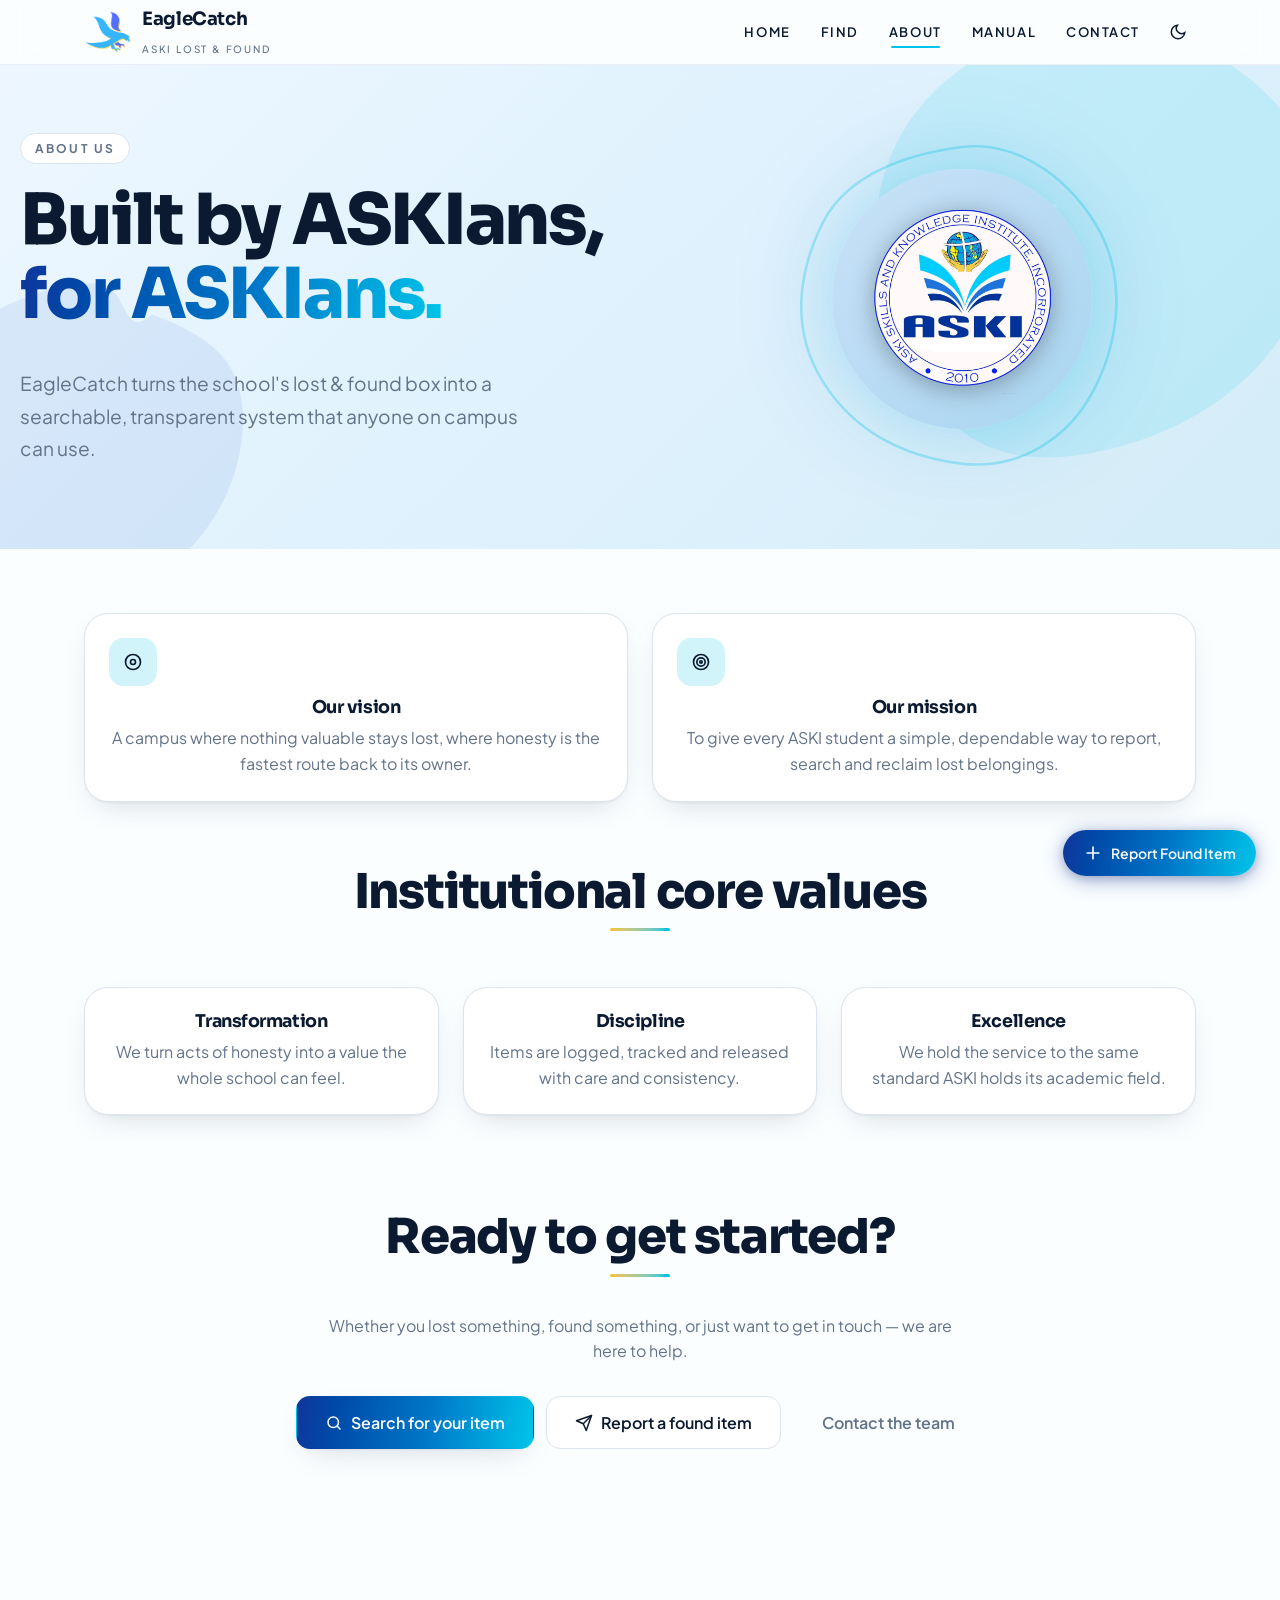
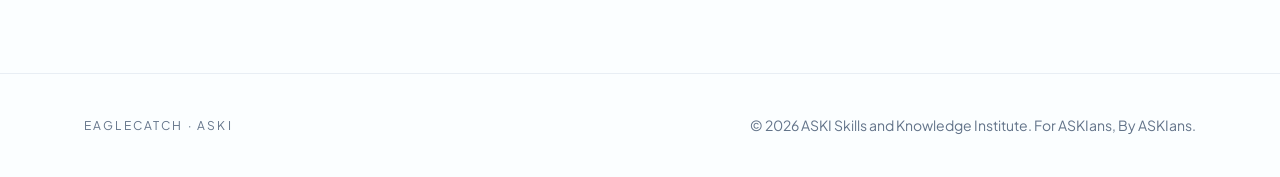
<file: about.html>
<!doctype html>
<html lang="en" class="dark">
  <head>
    <meta
      http-equiv="Cache-Control"
      content="no-cache, no-store, must-revalidate"
    />
    <meta charset="utf-8" />
    <meta name="viewport" content="width=device-width, initial-scale=1" />
    <link rel="icon" type="image/svg+xml" href="assets/images/favicon.svg" />
    <title>About — EagleCatch</title>
    <meta
      name="description"
      content="Learn about EagleCatch, the ASKI lost and found initiative."
    />
    <link rel="preconnect" href="https://fonts.googleapis.com" />
    <link rel="preconnect" href="https://fonts.gstatic.com" crossorigin />
    <link
      href="https://fonts.googleapis.com/css2?family=Sora:wght@500;600;700;800&family=Plus+Jakarta+Sans:wght@400;500;600;700&display=swap"
      rel="stylesheet"
    />
    <link rel="stylesheet" href="assets/css/styles.css?v=5" />
  </head>
  <body>
    <a href="#main-content" class="skip-link">Skip to content</a>
    <header class="site-header">
      <div class="container">
        <a class="brand" href="index.html">
          <span class="brand-mark">
            <img
              src="assets/images/eaglecatch-logo.png"
              alt="EagleCatch Logo"
            />
          </span>
          <span>
            <span class="brand-name">EagleCatch</span><br />
            <span class="brand-sub">ASKI Lost &amp; Found</span>
          </span>
        </a>
        <nav class="nav" id="nav">
          <a href="index.html">Home</a><a href="find.html">Find</a
          ><a href="about.html" class="active">About</a
          ><a href="user-manual.html">Manual</a><a href="contact.html">Contact</a>
        </nav>
        <button
          class="nav-toggle"
          id="navToggle"
          aria-label="Toggle navigation"
        >
          <svg
            viewBox="0 0 24 24"
            width="20"
            height="20"
            fill="none"
            stroke="currentColor"
            stroke-width="2"
            stroke-linecap="round"
          >
            <path d="M4 7h16M4 12h16M4 17h16" />
          </svg>
        </button>
      </div>
    </header>
    <main id="main-content">
      <section class="hero hero-split">
        <div class="hero-blob hero-blob-1">
          <svg viewBox="0 0 200 200" xmlns="http://www.w3.org/2000/svg">
            <path
              class="blob-fill-1"
              d="M44.7,-76.4C58.8,-69.2,71.8,-59.1,79.6,-45.8C87.4,-32.5,90,-16.3,88.5,-0.9C87,14.5,81.4,29,72.7,41.1C64,53.2,52.2,62.9,39.3,70.1C26.4,77.3,12.4,82,-1.5,84.5C-15.4,87,-30.8,87.3,-44.1,81C-57.4,74.7,-68.6,61.8,-76.2,47.2C-83.8,32.6,-87.8,16.3,-87.8,0C-87.8,-16.3,-83.8,-32.6,-75.4,-46C-67,-59.4,-54.2,-69.9,-40.3,-77.2C-26.4,-84.5,-11.4,-88.7,2.1,-92.6C15.6,-96.5,30.6,-83.6,44.7,-76.4Z"
              transform="translate(100 100)"
            />
          </svg>
        </div>
        <div class="hero-blob hero-blob-2">
          <svg viewBox="0 0 200 200" xmlns="http://www.w3.org/2000/svg">
            <path
              class="blob-fill-2"
              d="M39.9,-65.7C54.1,-60.5,69.5,-53.4,77.7,-41.6C85.9,-29.8,86.9,-13.3,84.1,2.1C81.3,17.5,74.7,31.8,65.5,43.7C56.3,55.6,44.5,65.1,31.1,71.7C17.7,78.3,2.7,82,-12.1,81.5C-26.9,81,-41.5,76.3,-54.1,68.1C-66.7,59.9,-77.3,48.2,-82.4,34.3C-87.5,20.4,-87.1,4.3,-83.7,-10.6C-80.3,-25.5,-73.9,-39.2,-63.8,-49.7C-53.7,-60.2,-39.9,-67.5,-26.3,-73.1C-12.7,-78.7,0.7,-82.6,14,-81.1C27.3,-79.6,25.7,-52.1,39.9,-65.7Z"
              transform="translate(100 100)"
            />
          </svg>
        </div>
        <div class="container hero-split-grid">
          <div class="hero-content">
            <span class="eyebrow">About us</span>
            <h1>
              Built by ASKIans,
              <span class="text-gradient-brand">for ASKIans.</span>
            </h1>
            <p class="lead">
              EagleCatch turns the school's lost &amp; found box into a
              searchable, transparent system that anyone on campus can use.
            </p>
          </div>
          <div class="hero-visual">
            <div class="hero-logo-blob">
              <svg
                class="blob-outline"
                viewBox="0 0 300 300"
                xmlns="http://www.w3.org/2000/svg"
              >
                <path
                  class="blob-stroke"
                  fill="none"
                  stroke-width="2"
                  d="M150,30 C190,25 230,50 255,90 C280,130 275,180 255,220 C235,260 195,285 150,280 C105,275 65,255 40,215 C15,175 20,130 40,90 C60,50 110,35 150,30Z"
                />
              </svg>
              <div class="hero-logo-circle">
                <img src="assets/images/logo.png" alt="EagleCatch Logo" />
              </div>
            </div>
          </div>
        </div>
      </section>

      <section class="section container">
        <div class="grid grid-2">
          <article class="card">
            <div class="icon-tile">
              <svg
                viewBox="0 0 24 24"
                width="20"
                height="20"
                fill="none"
                stroke="currentColor"
                stroke-width="2"
                stroke-linecap="round"
              >
                <circle cx="12" cy="12" r="9" />
                <circle cx="12" cy="12" r="3" />
              </svg>
            </div>
            <h3>Our vision</h3>
            <p class="text-muted">
              A campus where nothing valuable stays lost, where honesty is the
              fastest route back to its owner.
            </p>
          </article>
          <article class="card">
            <div class="icon-tile">
              <svg
                viewBox="0 0 24 24"
                width="20"
                height="20"
                fill="none"
                stroke="currentColor"
                stroke-width="2"
              >
                <circle cx="12" cy="12" r="9" />
                <circle cx="12" cy="12" r="5" />
                <circle cx="12" cy="12" r="1.5" />
              </svg>
            </div>
            <h3>Our mission</h3>
            <p class="text-muted">
              To give every ASKI student a simple, dependable way to report,
              search and reclaim lost belongings.
            </p>
          </article>
        </div>

        <h2 class="section-title mt-8" style="margin-top: 4rem">
          Institutional core values
        </h2>
        <div class="grid grid-3 mt-8">
          <article class="card card-hover">
            <h3>Transformation</h3>
            <p class="text-muted">
              We turn acts of honesty into a value the whole school can feel.
            </p>
          </article>
          <article class="card card-hover">
            <h3>Discipline</h3>
            <p class="text-muted">
              Items are logged, tracked and released with care and consistency.
            </p>
          </article>
          <article class="card card-hover">
            <h3>Excellence</h3>
            <p class="text-muted">
              We hold the service to the same standard ASKI holds its academic
              field.
            </p>
          </article>
        </div>

        <section class="section container" style="text-align:center;margin-top:2rem">
          <h2 class="section-title">Ready to get started?</h2>
          <p class="section-lead">
            Whether you lost something, found something, or just want to get in touch &mdash; we are here to help.
          </p>
          <div class="btn-group mt-8">
            <a class="btn btn-primary btn-lg" href="find.html">
              <svg viewBox="0 0 24 24" width="18" height="18" fill="none" stroke="currentColor" stroke-width="2" stroke-linecap="round"><circle cx="11" cy="11" r="7"/><path d="m20 20-3.5-3.5"/></svg>
              Search for your item
            </a>
            <a class="btn btn-outline btn-lg" href="report.html">
              <svg viewBox="0 0 24 24" width="18" height="18" fill="none" stroke="currentColor" stroke-width="2" stroke-linecap="round" stroke-linejoin="round"><path d="M22 2L11 13"/><path d="M22 2l-7 20-4-9-9-4 20-7z"/></svg>
              Report a found item
            </a>
            <a class="btn btn-ghost btn-lg" href="contact.html">
              Contact the team
            </a>
          </div>
        </section>
      </section>
    </main>
    <footer class="site-footer">
      <div class="container">
        <span class="tag">EagleCatch &middot; ASKI</span>
        <span
          >&copy; 2026 ASKI Skills and Knowledge Institute. For ASKIans, By
          ASKIans.</span
        >
      </div>
    </footer>
    <script src="assets/js/data.js?v=2"></script>
    <script src="assets/js/main.js?v=7"></script>

    <a
      href="report.html"
      class="floating-cta"
      aria-label="Report a found item"
    >
      <svg
        viewBox="0 0 24 24"
        width="20"
        height="20"
        fill="none"
        stroke="currentColor"
        stroke-width="2"
        stroke-linecap="round"
        stroke-linejoin="round"
      >
        <path d="M12 5v14M5 12h14" />
      </svg>
      <span>Report Found Item</span>
    </a>
  </body>
</html>
</file>
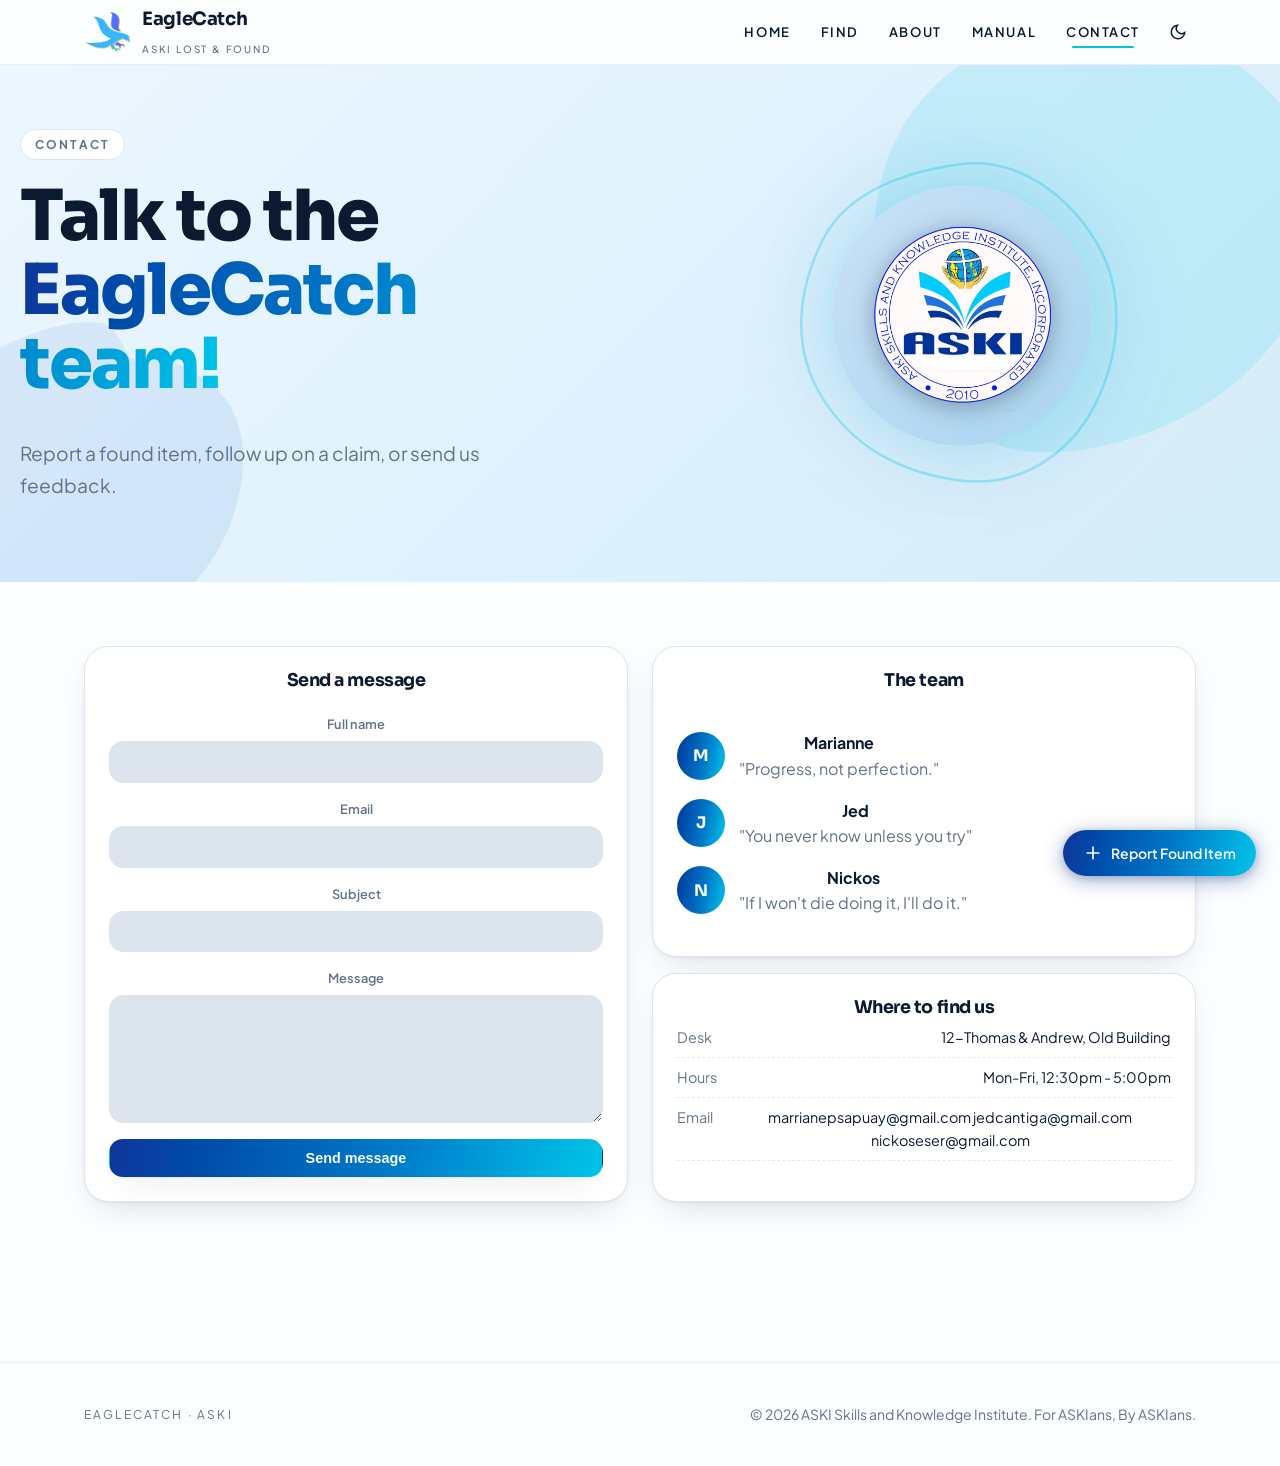
<file: contact.html>
<!doctype html>
<html lang="en" class="dark">
  <head>
    <meta
      http-equiv="Cache-Control"
      content="no-cache, no-store, must-revalidate"
    />
    <meta charset="utf-8" />
    <meta name="viewport" content="width=device-width, initial-scale=1" />
    <link rel="icon" type="image/svg+xml" href="assets/images/favicon.svg" />
    <title>Contact — EagleCatch</title>
    <meta
      name="description"
      content="Reach the EagleCatch desk to report or claim a lost item."
    />
    <link rel="preconnect" href="https://fonts.googleapis.com" />
    <link rel="preconnect" href="https://fonts.gstatic.com" crossorigin />
    <link
      href="https://fonts.googleapis.com/css2?family=Sora:wght@500;600;700;800&family=Plus+Jakarta+Sans:wght@400;500;600;700&display=swap"
      rel="stylesheet"
    />
    <link rel="stylesheet" href="assets/css/styles.css?v=5" />
  </head>
  <body>
    <a href="#main-content" class="skip-link">Skip to content</a>
    <header class="site-header">
      <div class="container">
        <a class="brand" href="index.html">
          <span class="brand-mark">
            <img
              src="assets/images/eaglecatch-logo.png"
              alt="EagleCatch Logo"
            />
          </span>
          <span>
            <span class="brand-name">EagleCatch</span><br />
            <span class="brand-sub">ASKI Lost &amp; Found</span>
          </span>
        </a>
        <nav class="nav" id="nav">
          <a href="index.html">Home</a><a href="find.html">Find</a
          ><a href="about.html">About</a
          ><a href="user-manual.html">Manual</a><a href="contact.html" class="active">Contact</a>
        </nav>
        <button
          class="nav-toggle"
          id="navToggle"
          aria-label="Toggle navigation"
        >
          <svg
            viewBox="0 0 24 24"
            width="20"
            height="20"
            fill="none"
            stroke="currentColor"
            stroke-width="2"
            stroke-linecap="round"
          >
            <path d="M4 7h16M4 12h16M4 17h16" />
          </svg>
        </button>
      </div>
    </header>
    <main id="main-content">
      <section class="hero hero-split">
        <div class="hero-blob hero-blob-1">
          <svg viewBox="0 0 200 200" xmlns="http://www.w3.org/2000/svg">
            <path
              class="blob-fill-1"
              d="M44.7,-76.4C58.8,-69.2,71.8,-59.1,79.6,-45.8C87.4,-32.5,90,-16.3,88.5,-0.9C87,14.5,81.4,29,72.7,41.1C64,53.2,52.2,62.9,39.3,70.1C26.4,77.3,12.4,82,-1.5,84.5C-15.4,87,-30.8,87.3,-44.1,81C-57.4,74.7,-68.6,61.8,-76.2,47.2C-83.8,32.6,-87.8,16.3,-87.8,0C-87.8,-16.3,-83.8,-32.6,-75.4,-46C-67,-59.4,-54.2,-69.9,-40.3,-77.2C-26.4,-84.5,-11.4,-88.7,2.1,-92.6C15.6,-96.5,30.6,-83.6,44.7,-76.4Z"
              transform="translate(100 100)"
            />
          </svg>
        </div>
        <div class="hero-blob hero-blob-2">
          <svg viewBox="0 0 200 200" xmlns="http://www.w3.org/2000/svg">
            <path
              class="blob-fill-2"
              d="M39.9,-65.7C54.1,-60.5,69.5,-53.4,77.7,-41.6C85.9,-29.8,86.9,-13.3,84.1,2.1C81.3,17.5,74.7,31.8,65.5,43.7C56.3,55.6,44.5,65.1,31.1,71.7C17.7,78.3,2.7,82,-12.1,81.5C-26.9,81,-41.5,76.3,-54.1,68.1C-66.7,59.9,-77.3,48.2,-82.4,34.3C-87.5,20.4,-87.1,4.3,-83.7,-10.6C-80.3,-25.5,-73.9,-39.2,-63.8,-49.7C-53.7,-60.2,-39.9,-67.5,-26.3,-73.1C-12.7,-78.7,0.7,-82.6,14,-81.1C27.3,-79.6,25.7,-52.1,39.9,-65.7Z"
              transform="translate(100 100)"
            />
          </svg>
        </div>
        <div class="container hero-split-grid">
          <div class="hero-content">
            <span class="eyebrow">Contact</span>
            <h1>
              Talk to the
              <span class="text-gradient-brand">EagleCatch team!</span>
            </h1>
            <p class="lead">
              Report a found item, follow up on a claim, or send us feedback.
            </p>
          </div>
          <div class="hero-visual">
            <div class="hero-logo-blob">
              <svg
                class="blob-outline"
                viewBox="0 0 300 300"
                xmlns="http://www.w3.org/2000/svg"
              >
                <path
                  class="blob-stroke"
                  fill="none"
                  stroke-width="2"
                  d="M150,30 C190,25 230,50 255,90 C280,130 275,180 255,220 C235,260 195,285 150,280 C105,275 65,255 40,215 C15,175 20,130 40,90 C60,50 110,35 150,30Z"
                />
              </svg>
              <div class="hero-logo-circle">
                <img src="assets/images/logo.png" alt="EagleCatch Logo" />
              </div>
            </div>
          </div>
        </div>
      </section>

      <section class="section container">
        <div class="grid grid-2">
          <form class="card form-grid" id="contactForm">
            <h3>Send a message</h3>
            <div class="field">
              <label for="name">Full name</label
              ><input class="input" id="name" required />
            </div>
            <div class="field">
              <label for="email">Email</label
              ><input class="input" id="email" type="email" required />
            </div>
            <div class="field">
              <label for="subject">Subject</label
              ><input class="input" id="subject" required />
            </div>
            <div class="field">
              <label for="message">Message</label
              ><textarea class="textarea" id="message" required></textarea>
            </div>
            <button class="btn btn-primary" type="submit">Send message</button>
            <p class="text-muted" id="formStatus" hidden></p>
          </form>

          <div class="stack">
            <div class="card">
              <h3>The team</h3>
              <div class="stack mt-8">
                <div class="people">
                  <div class="avatar">M</div>
                  <div>
                    <strong>Marianne</strong><br /><span class="text-muted"
                      >"Progress, not perfection."</span
                    >
                  </div>
                </div>
                <div class="people">
                  <div class="avatar">J</div>
                  <div>
                    <strong>Jed</strong><br /><span class="text-muted"
                      >"You never know unless you try"</span
                    >
                  </div>
                </div>
                <div class="people">
                  <div class="avatar">N</div>
                  <div>
                    <strong>Nickos</strong><br /><span class="text-muted"
                      >"If I won't die doing it, I'll do it."</span
                    >
                  </div>
                </div>
              </div>
            </div>
            <div class="card">
              <h3>Where to find us</h3>
              <ul class="meta-list">
                <li>
                  <span>Desk</span><span>12-Thomas & Andrew, Old Building</span>
                </li>
                <li>
                  <span>Hours</span><span>Mon-Fri, 12:30pm - 5:00pm</span>
                </li>
                <li>
                  <span>Email</span
                  ><span
                    >marrianepsapuay@gmail.com jedcantiga@gmail.com
                    nickoseser@gmail.com
                  </span>
                </li>
              </ul>
            </div>
          </div>
        </div>
      </section>
    </main>
    <footer class="site-footer">
      <div class="container">
        <span class="tag">EagleCatch &middot; ASKI</span>
        <span
          >&copy; 2026 ASKI Skills and Knowledge Institute. For ASKIans, By
          ASKIans.</span
        >
      </div>
    </footer>
    <script src="assets/js/data.js?v=2"></script>
    <script src="assets/js/main.js?v=7"></script>
    <script src="assets/js/contact.js?v=8"></script>

    <a
      href="report.html"
      class="floating-cta"
      aria-label="Report a found item"
    >
      <svg
        viewBox="0 0 24 24"
        width="20"
        height="20"
        fill="none"
        stroke="currentColor"
        stroke-width="2"
        stroke-linecap="round"
        stroke-linejoin="round"
      >
        <path d="M12 5v14M5 12h14" />
      </svg>
      <span>Report Found Item</span>
    </a>
  </body>
</html>
</file>
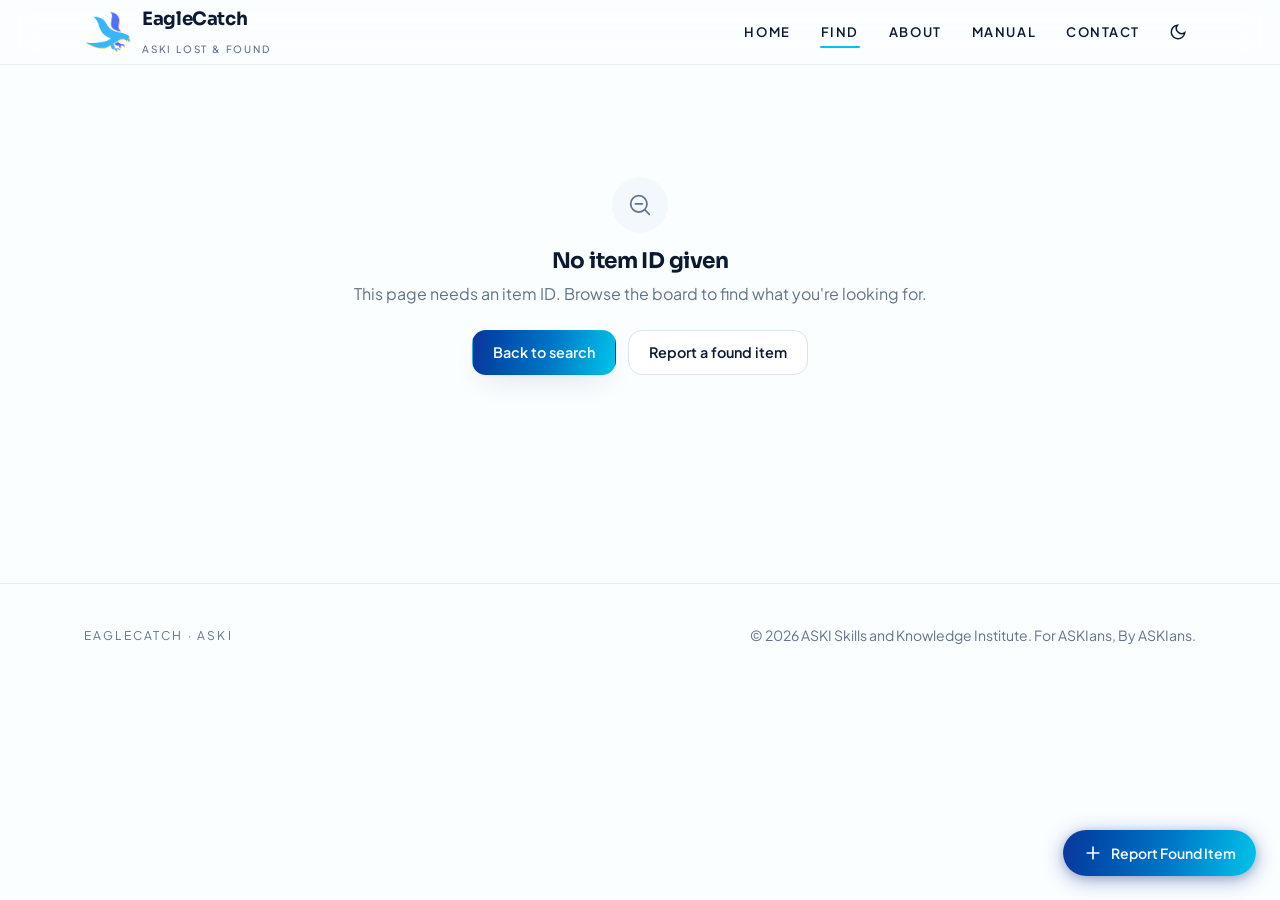
<file: item.html>
<!doctype html>
<html lang="en" class="dark">
  <head>
    <meta
      http-equiv="Cache-Control"
      content="no-cache, no-store, must-revalidate"
    />
    <meta charset="utf-8" />
    <meta name="viewport" content="width=device-width, initial-scale=1" />
    <link rel="icon" type="image/svg+xml" href="assets/images/favicon.svg" />
    <title>Item details — EagleCatch</title>
    <meta
      name="description"
      content="View details of a lost item registered with EagleCatch."
    />
    <link rel="preconnect" href="https://fonts.googleapis.com" />
    <link rel="preconnect" href="https://fonts.gstatic.com" crossorigin />
    <link
      href="https://fonts.googleapis.com/css2?family=Sora:wght@500;600;700;800&family=Plus+Jakarta+Sans:wght@400;500;600;700&display=swap"
      rel="stylesheet"
    />
    <link rel="stylesheet" href="assets/css/styles.css?v=5" />
  </head>
  <body>
    <a href="#main-content" class="skip-link">Skip to content</a>
    <header class="site-header">
      <div class="container">
        <a class="brand" href="index.html">
          <span class="brand-mark">
            <img
              src="assets/images/eaglecatch-logo.png"
              alt="EagleCatch Logo"
            />
          </span>
          <span>
            <span class="brand-name">EagleCatch</span><br />
            <span class="brand-sub">ASKI Lost &amp; Found</span>
          </span>
        </a>
        <nav class="nav" id="nav">
          <a href="index.html">Home</a
          ><a href="find.html" class="active">Find</a
          ><a href="about.html">About</a><a href="user-manual.html">Manual</a><a href="contact.html">Contact</a>
        </nav>
        <button
          class="nav-toggle"
          id="navToggle"
          aria-label="Toggle navigation"
        >
          <svg
            viewBox="0 0 24 24"
            width="20"
            height="20"
            fill="none"
            stroke="currentColor"
            stroke-width="2"
            stroke-linecap="round"
          >
            <path d="M4 7h16M4 12h16M4 17h16" />
          </svg>
        </button>
      </div>
    </header>
    <main id="main-content">
      <section class="section container narrow" id="itemRoot"></section>
    </main>
    <footer class="site-footer">
      <div class="container">
        <span class="tag">EagleCatch &middot; ASKI</span>
        <span
          >&copy; 2026 ASKI Skills and Knowledge Institute. For ASKIans, By
          ASKIans.</span
        >
      </div>
    </footer>
    <script src="assets/js/data.js?v=2"></script>
    <script src="assets/js/main.js?v=7"></script>
    <script src="assets/js/item.js?v=9"></script>

    <a
      href="report.html"
      class="floating-cta"
      aria-label="Report a found item"
    >
      <svg
        viewBox="0 0 24 24"
        width="20"
        height="20"
        fill="none"
        stroke="currentColor"
        stroke-width="2"
        stroke-linecap="round"
        stroke-linejoin="round"
      >
        <path d="M12 5v14M5 12h14" />
      </svg>
      <span>Report Found Item</span>
    </a>
  </body>
</html>
</file>
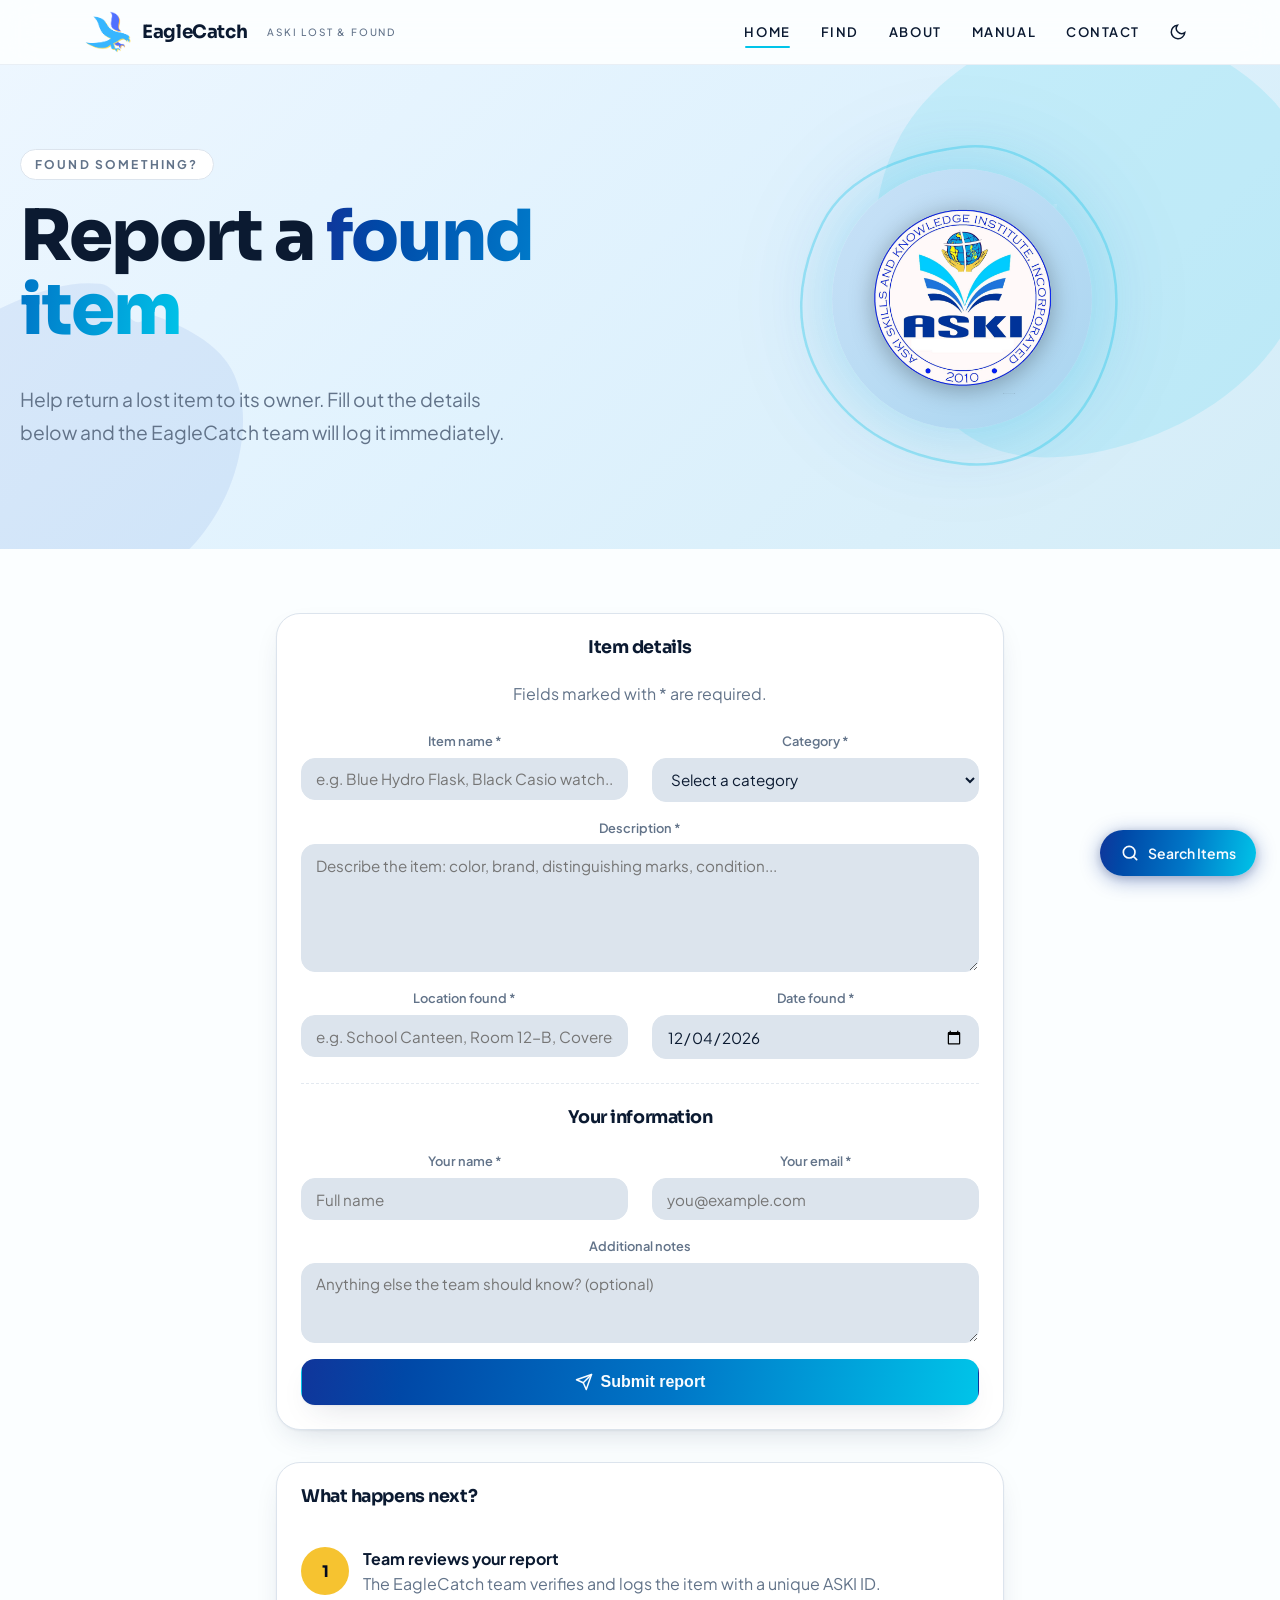
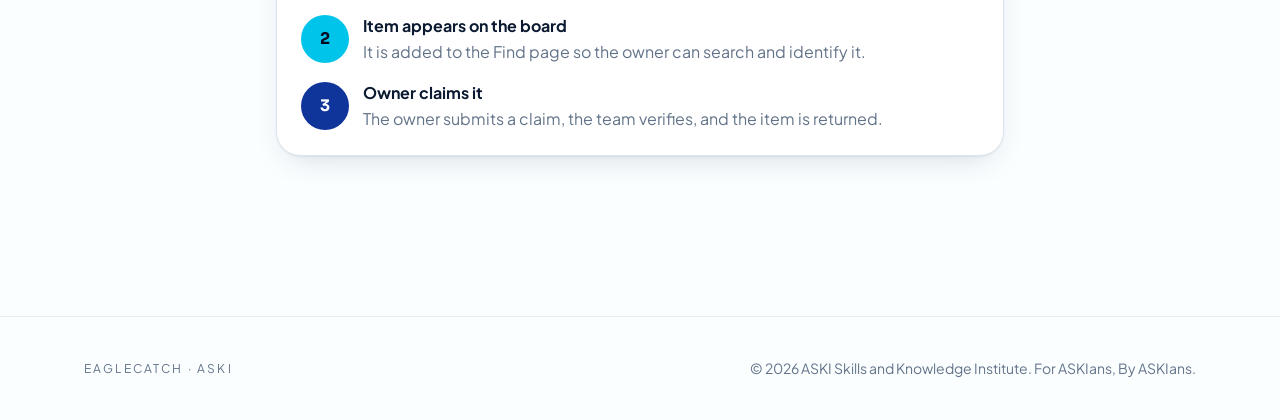
<file: report.html>
<!doctype html>
<html lang="en" class="dark">
  <head>
    <meta http-equiv="Cache-Control" content="no-cache, no-store, must-revalidate">
    <meta charset="utf-8" />
    <meta name="viewport" content="width=device-width, initial-scale=1" />
    <link rel="icon" type="image/svg+xml" href="assets/images/favicon.svg" />
    <title>Report a Found Item — EagleCatch</title>
    <meta
      name="description"
      content="Report a found item to the EagleCatch lost and found desk at ASKI."
    />
    <link rel="preconnect" href="https://fonts.googleapis.com" />
    <link rel="preconnect" href="https://fonts.gstatic.com" crossorigin />
    <link
      href="https://fonts.googleapis.com/css2?family=Sora:wght@500;600;700;800&family=Plus+Jakarta+Sans:wght@400;500;600;700&display=swap"
      rel="stylesheet"
    />
    <link rel="stylesheet" href="assets/css/styles.css?v=5" />
  </head>
  <body>
    <a href="#main-content" class="skip-link">Skip to content</a>
    <header class="site-header">
      <div class="container">
        <a class="brand" href="index.html">
          <span class="brand-mark">
            <img src="assets/images/eaglecatch-logo.png" alt="EagleCatch Logo" />
          </span>
            <span class="brand-name">EagleCatch</span><br />
            <span class="brand-sub">ASKI Lost &amp; Found</span>
          </span>
        </a>
        <nav class="nav" id="nav">
          <a href="index.html" class="active">Home</a
          ><a href="find.html">Find</a><a href="about.html">About</a
          ><a href="user-manual.html">Manual</a><a href="contact.html">Contact</a>
        </nav>
        <button
          class="nav-toggle"
          id="navToggle"
          aria-label="Toggle navigation"
        >
          <svg
            viewBox="0 0 24 24"
            width="20"
            height="20"
            fill="none"
            stroke="currentColor"
            stroke-width="2"
            stroke-linecap="round"
          >
            <path d="M4 7h16M4 12h16M4 17h16" />
          </svg>
        </button>
      </div>
    </header>
    <main id="main-content">
      <section class="hero hero-split">
        <div class="hero-blob hero-blob-1"><svg viewBox="0 0 200 200" xmlns="http://www.w3.org/2000/svg"><path class="blob-fill-1" d="M44.7,-76.4C58.8,-69.2,71.8,-59.1,79.6,-45.8C87.4,-32.5,90,-16.3,88.5,-0.9C87,14.5,81.4,29,72.7,41.1C64,53.2,52.2,62.9,39.3,70.1C26.4,77.3,12.4,82,-1.5,84.5C-15.4,87,-30.8,87.3,-44.1,81C-57.4,74.7,-68.6,61.8,-76.2,47.2C-83.8,32.6,-87.8,16.3,-87.8,0C-87.8,-16.3,-83.8,-32.6,-75.4,-46C-67,-59.4,-54.2,-69.9,-40.3,-77.2C-26.4,-84.5,-11.4,-88.7,2.1,-92.6C15.6,-96.5,30.6,-83.6,44.7,-76.4Z" transform="translate(100 100)" /></svg></div>
        <div class="hero-blob hero-blob-2"><svg viewBox="0 0 200 200" xmlns="http://www.w3.org/2000/svg"><path class="blob-fill-2" d="M39.9,-65.7C54.1,-60.5,69.5,-53.4,77.7,-41.6C85.9,-29.8,86.9,-13.3,84.1,2.1C81.3,17.5,74.7,31.8,65.5,43.7C56.3,55.6,44.5,65.1,31.1,71.7C17.7,78.3,2.7,82,-12.1,81.5C-26.9,81,-41.5,76.3,-54.1,68.1C-66.7,59.9,-77.3,48.2,-82.4,34.3C-87.5,20.4,-87.1,4.3,-83.7,-10.6C-80.3,-25.5,-73.9,-39.2,-63.8,-49.7C-53.7,-60.2,-39.9,-67.5,-26.3,-73.1C-12.7,-78.7,0.7,-82.6,14,-81.1C27.3,-79.6,25.7,-52.1,39.9,-65.7Z" transform="translate(100 100)" /></svg></div>
        <div class="container hero-split-grid">
          <div class="hero-content">
            <span class="eyebrow">Found something?</span>
            <h1>Report a <span class="text-gradient-brand">found item</span></h1>
            <p class="lead">Help return a lost item to its owner. Fill out the details below and the EagleCatch team will log it immediately.</p>
          </div>
          <div class="hero-visual">
            <div class="hero-logo-blob">
              <svg class="blob-outline" viewBox="0 0 300 300" xmlns="http://www.w3.org/2000/svg"><path class="blob-stroke" fill="none" stroke-width="2" d="M150,30 C190,25 230,50 255,90 C280,130 275,180 255,220 C235,260 195,285 150,280 C105,275 65,255 40,215 C15,175 20,130 40,90 C60,50 110,35 150,30Z" /></svg>
              <div class="hero-logo-circle"><img src="assets/images/logo.png" alt="ASKI Logo" /></div>
            </div>
          </div>
        </div>
      </section>

            <section class="section container narrow">
        <form class="card form-grid" id="reportForm">
          <h3>Item details</h3>
          <p class="text-muted" style="margin-bottom:0.5rem">Fields marked with * are required.</p>
          <div class="grid grid-2">
            <div class="field"><label for="itemName">Item name *</label><input class="input" id="itemName" placeholder="e.g. Blue Hydro Flask, Black Casio watch..." required /></div>
            <div class="field"><label for="itemCategory">Category *</label>
              <select class="select" id="itemCategory" required>
                <option value="">Select a category</option>
                <option>Accessories</option><option>Bottles</option><option>Clothing</option><option>Electronics</option><option>School Supplies</option><option>Other</option>
              </select>
            </div>
          </div>
          <div class="field"><label for="itemDescription">Description *</label><textarea class="textarea" id="itemDescription" placeholder="Describe the item: color, brand, distinguishing marks, condition..." required></textarea></div>
          <div class="grid grid-2">
            <div class="field"><label for="itemLocation">Location found *</label><input class="input" id="itemLocation" placeholder="e.g. School Canteen, Room 12-B, Covered Court..." required /></div>
            <div class="field"><label for="itemDate">Date found *</label><input class="input" id="itemDate" type="date" required /></div>
          </div>
          <hr style="border:none;border-top:1px dashed color-mix(in oklab, var(--border) 80%, transparent);margin:0.5rem 0" />
          <h3>Your information</h3>
          <div class="grid grid-2">
            <div class="field"><label for="reporterName">Your name *</label><input class="input" id="reporterName" placeholder="Full name" required /></div>
            <div class="field"><label for="reporterEmail">Your email *</label><input class="input" id="reporterEmail" type="email" placeholder="you@example.com" required /></div>
          </div>
          <div class="field"><label for="reporterNotes">Additional notes</label><textarea class="textarea" id="reporterNotes" placeholder="Anything else the team should know? (optional)" style="min-height:5rem"></textarea></div>
          <button class="btn btn-primary btn-lg" type="submit">
            <svg viewBox="0 0 24 24" width="18" height="18" fill="none" stroke="currentColor" stroke-width="2" stroke-linecap="round" stroke-linejoin="round"><path d="M22 2L11 13"/><path d="M22 2l-7 20-4-9-9-4 20-7z"/></svg>
            Submit report
          </button>
          <p class="text-muted" id="formStatus" hidden></p>
        </form>

        <div class="card mt-8" style="text-align:left">
          <h3>What happens next?</h3>
          <div class="stack mt-8">
            <div class="people">
              <div class="avatar" style="background:var(--gold);color:oklch(0.15 0.05 265)">1</div>
              <div><strong>Team reviews your report</strong><br /><span class="text-muted">The EagleCatch team verifies and logs the item with a unique ASKI ID.</span></div>
            </div>
            <div class="people">
              <div class="avatar" style="background:var(--accent);color:oklch(0.15 0.05 265)">2</div>
              <div><strong>Item appears on the board</strong><br /><span class="text-muted">It is added to the Find page so the owner can search and identify it.</span></div>
            </div>
            <div class="people">
              <div class="avatar" style="background:var(--brand)">3</div>
              <div><strong>Owner claims it</strong><br /><span class="text-muted">The owner submits a claim, the team verifies, and the item is returned.</span></div>
            </div>
          </div>
        </div>
      </section>
    </main>
    <footer class="site-footer">
      <div class="container">
        <span class="tag">EagleCatch &middot; ASKI</span>
        <span
          >&copy; 2026 ASKI Skills and Knowledge Institute. For ASKIans, By
          ASKIans.</span
        >
      </div>
    </footer>
    <script src="assets/js/main.js?v=7"></script>
    <script src="assets/js/report.js?v=7"></script>

    <a href="find.html" class="floating-cta" aria-label="Search for items">
      <svg viewBox="0 0 24 24" width="20" height="20" fill="none" stroke="currentColor" stroke-width="2" stroke-linecap="round"><circle cx="11" cy="11" r="7"/><path d="m20 20-3.5-3.5"/></svg>
      <span>Search Items</span>
    </a>
  </body>
</html>
</file>
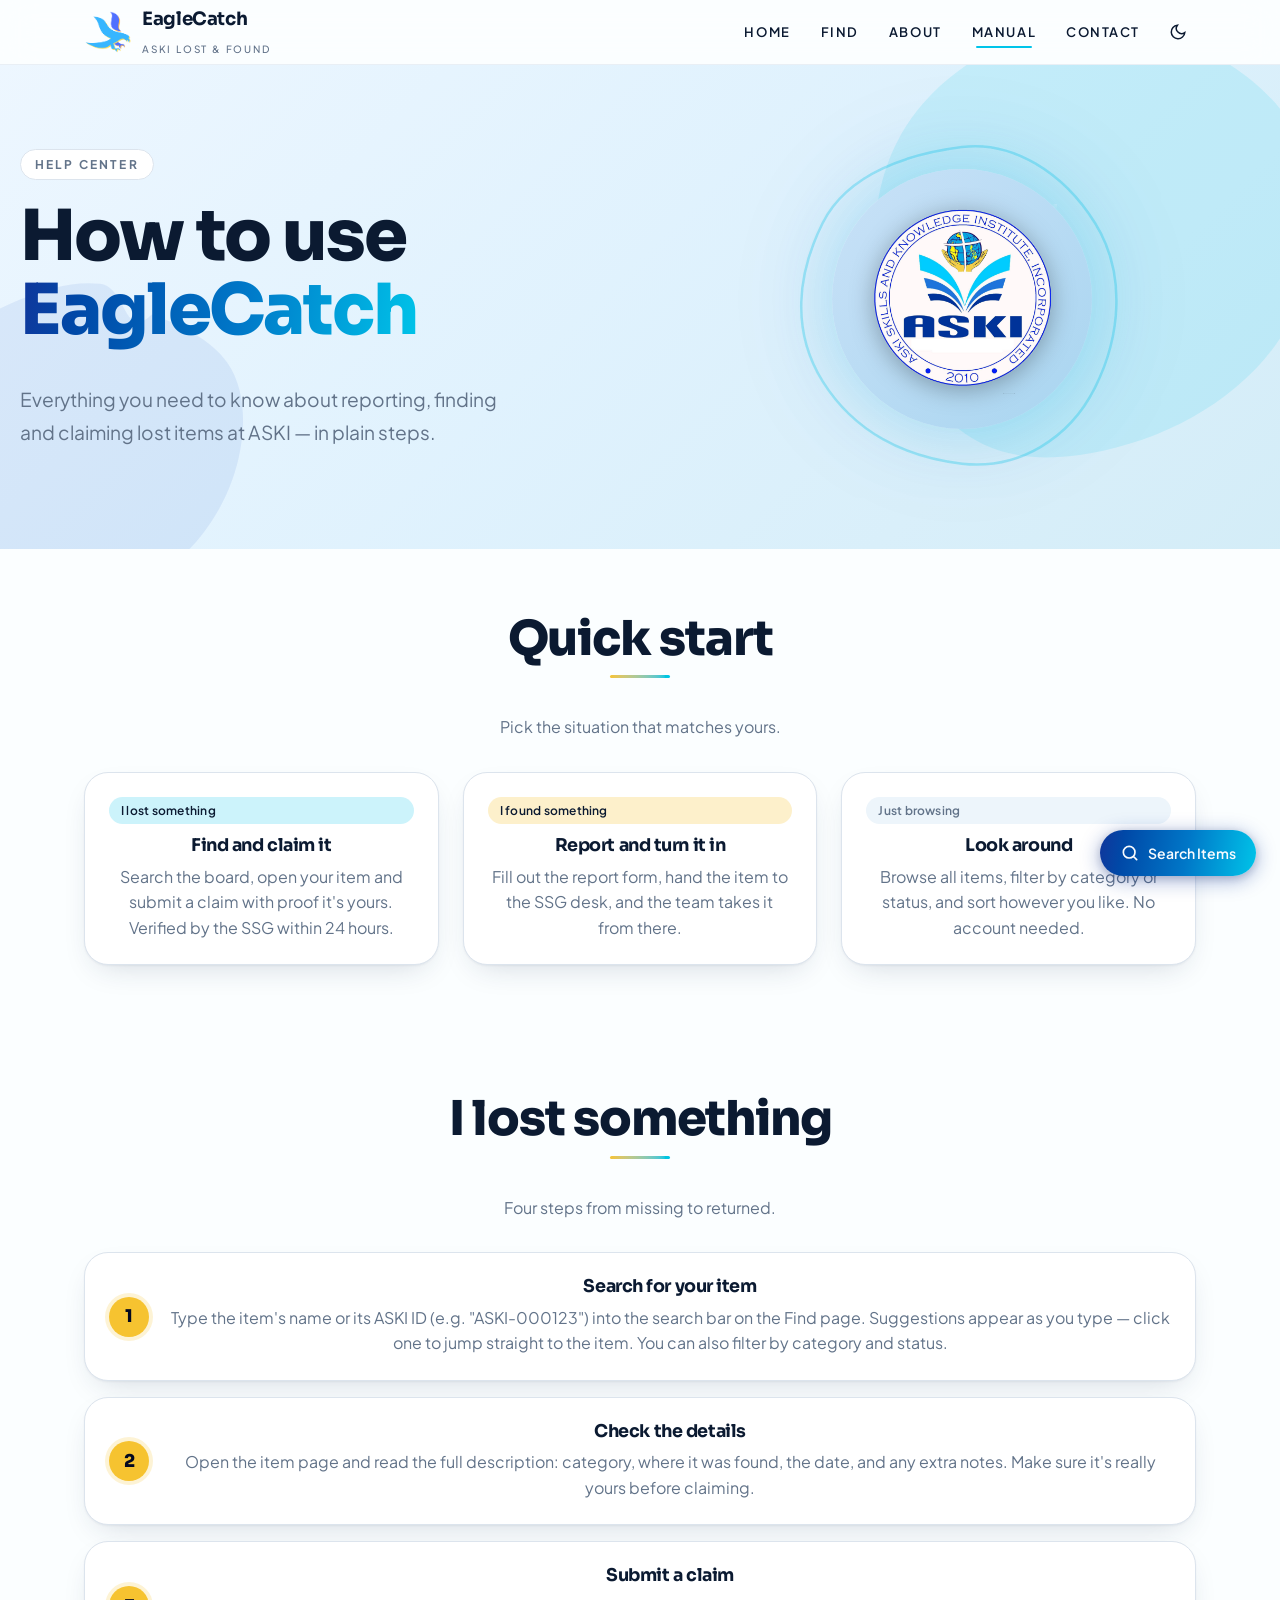
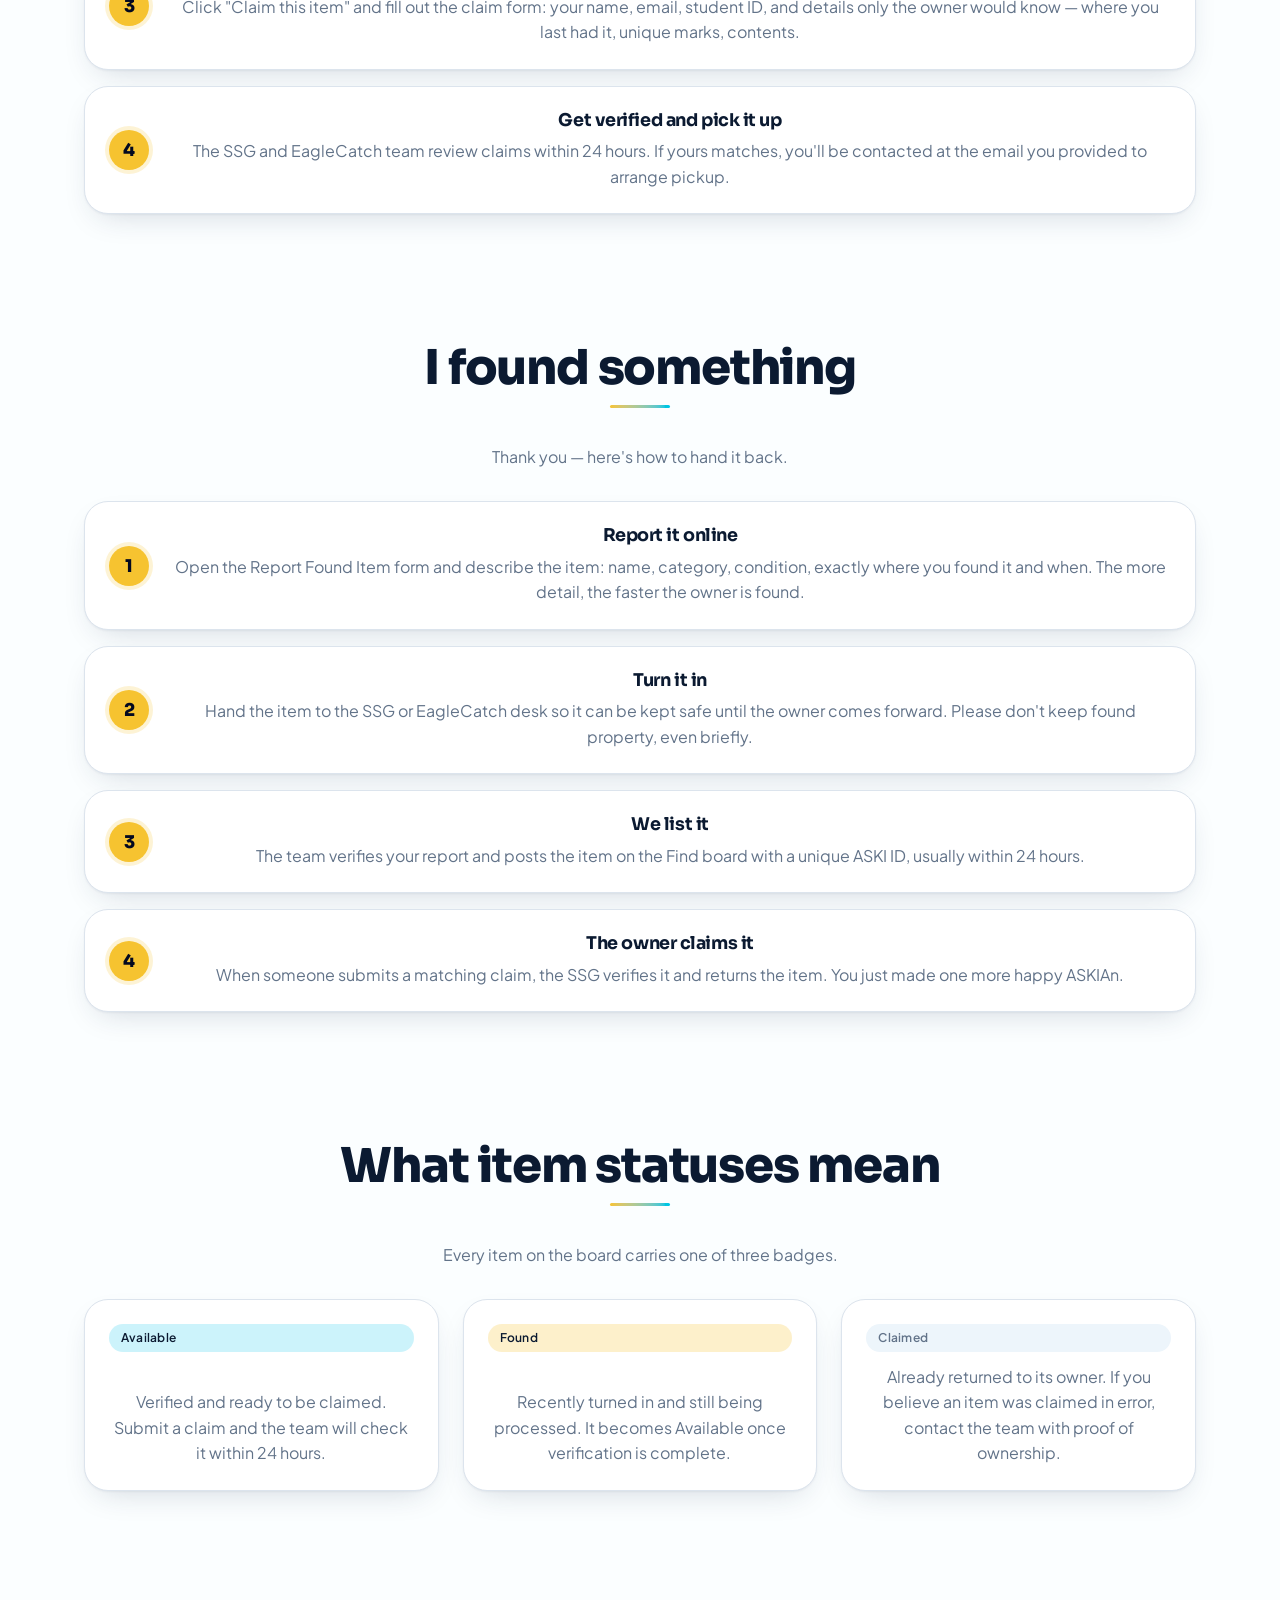
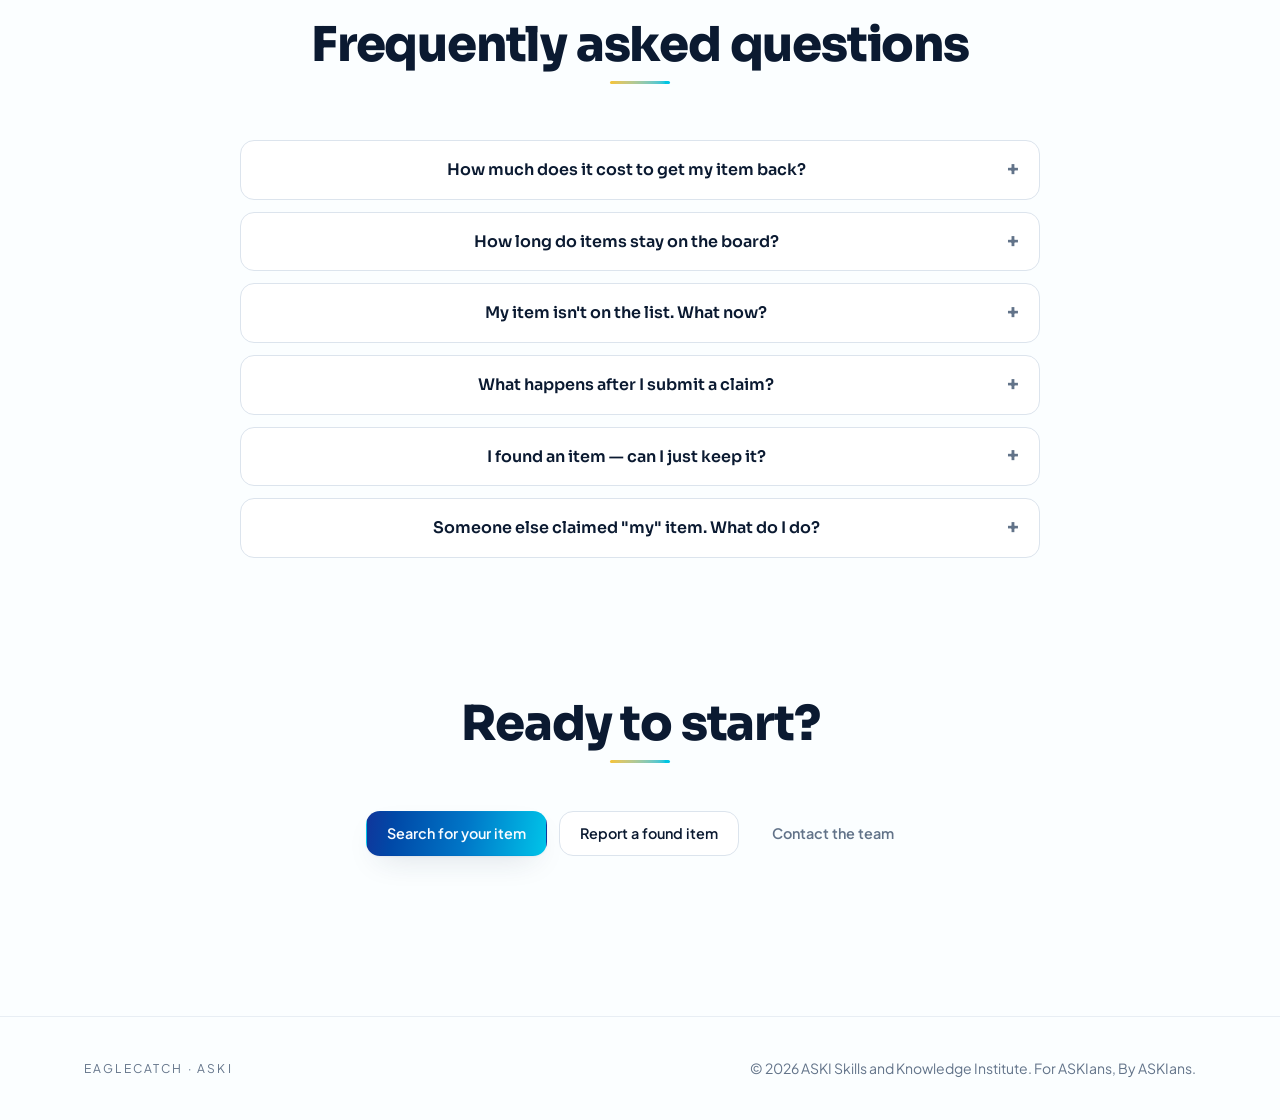
<file: user-manual.html>
<!doctype html>
<html lang="en" class="dark">
  <head>
    <meta http-equiv="Cache-Control" content="no-cache, no-store, must-revalidate" />
    <meta charset="utf-8" />
    <meta name="viewport" content="width=device-width, initial-scale=1" />
    <link rel="icon" type="image/svg+xml" href="assets/images/favicon.svg" />
    <title>User Manual — EagleCatch</title>
    <meta
      name="description"
      content="Step-by-step guide to reporting, finding and claiming lost items with EagleCatch at ASKI."
    />
    <link rel="preconnect" href="https://fonts.googleapis.com" />
    <link rel="preconnect" href="https://fonts.gstatic.com" crossorigin />
    <link
      href="https://fonts.googleapis.com/css2?family=Sora:wght@500;600;700;800&family=Plus+Jakarta+Sans:wght@400;500;600;700&display=swap"
      rel="stylesheet"
    />
    <link rel="stylesheet" href="assets/css/styles.css?v=5" />
  </head>
  <body>
    <a href="#main-content" class="skip-link">Skip to content</a>
    <header class="site-header">
      <div class="container">
        <a class="brand" href="index.html">
          <span class="brand-mark">
            <img src="assets/images/eaglecatch-logo.png" alt="EagleCatch Logo" />
          </span>
          <span>
            <span class="brand-name">EagleCatch</span><br />
            <span class="brand-sub">ASKI Lost &amp; Found</span>
          </span>
        </a>
        <nav class="nav" id="nav">
          <a href="index.html">Home</a
          ><a href="find.html">Find</a><a href="about.html">About</a
          ><a href="user-manual.html" class="active">Manual</a
          ><a href="contact.html">Contact</a>
        </nav>
        <button class="nav-toggle" id="navToggle" aria-label="Toggle navigation">
          <svg viewBox="0 0 24 24" width="20" height="20" fill="none" stroke="currentColor" stroke-width="2" stroke-linecap="round">
            <path d="M4 7h16M4 12h16M4 17h16" />
          </svg>
        </button>
      </div>
    </header>
    <main id="main-content">
      <section class="hero hero-split">
        <div class="hero-blob hero-blob-1">
          <svg viewBox="0 0 200 200" xmlns="http://www.w3.org/2000/svg">
            <path class="blob-fill-1" d="M44.7,-76.4C58.8,-69.2,71.8,-59.1,79.6,-45.8C87.4,-32.5,90,-16.3,88.5,-0.9C87,14.5,81.4,29,72.7,41.1C64,53.2,52.2,62.9,39.3,70.1C26.4,77.3,12.4,82,-1.5,84.5C-15.4,87,-30.8,87.3,-44.1,81C-57.4,74.7,-68.6,61.8,-76.2,47.2C-83.8,32.6,-87.8,16.3,-87.8,0C-87.8,-16.3,-83.8,-32.6,-75.4,-46C-67,-59.4,-54.2,-69.9,-40.3,-77.2C-26.4,-84.5,-11.4,-88.7,2.1,-92.6C15.6,-96.5,30.6,-83.6,44.7,-76.4Z" transform="translate(100 100)" />
          </svg>
        </div>
        <div class="hero-blob hero-blob-2">
          <svg viewBox="0 0 200 200" xmlns="http://www.w3.org/2000/svg">
            <path class="blob-fill-2" d="M39.9,-65.7C54.1,-60.5,69.5,-53.4,77.7,-41.6C85.9,-29.8,86.9,-13.3,84.1,2.1C81.3,17.5,74.7,31.8,65.5,43.7C56.3,55.6,44.5,65.1,31.1,71.7C17.7,78.3,2.7,82,-12.1,81.5C-26.9,81,-41.5,76.3,-54.1,68.1C-66.7,59.9,-77.3,48.2,-82.4,34.3C-87.5,20.4,-87.1,4.3,-83.7,-10.6C-80.3,-25.5,-73.9,-39.2,-63.8,-49.7C-53.7,-60.2,-39.9,-67.5,-26.3,-73.1C-12.7,-78.7,0.7,-82.6,14,-81.1C27.3,-79.6,25.7,-52.1,39.9,-65.7Z" transform="translate(100 100)" />
          </svg>
        </div>
        <div class="container hero-split-grid">
          <div class="hero-content">
            <span class="eyebrow">Help center</span>
            <h1>How to use <span class="text-gradient-brand">EagleCatch</span></h1>
            <p class="lead">
              Everything you need to know about reporting, finding and claiming
              lost items at ASKI — in plain steps.
            </p>
          </div>
          <div class="hero-visual">
            <div class="hero-logo-blob">
              <svg class="blob-outline" viewBox="0 0 300 300" xmlns="http://www.w3.org/2000/svg">
                <path class="blob-stroke" fill="none" stroke-width="2" d="M150,30 C190,25 230,50 255,90 C280,130 275,180 255,220 C235,260 195,285 150,280 C105,275 65,255 40,215 C15,175 20,130 40,90 C60,50 110,35 150,30Z" />
              </svg>
              <div class="hero-logo-circle">
                <img src="assets/images/logo.png" alt="ASKI Logo" />
              </div>
            </div>
          </div>
        </div>
      </section>

      <section class="section container">
        <h2 class="section-title">Quick start</h2>
        <p class="section-lead">Pick the situation that matches yours.</p>
        <div class="grid grid-3 mt-8">
          <article class="card card-hover">
            <span class="badge badge-lost" style="margin-bottom:0.75rem">I lost something</span>
            <h3>Find and claim it</h3>
            <p class="text-muted">Search the board, open your item and submit a claim with proof it's yours. Verified by the SSG within 24 hours.</p>
          </article>
          <article class="card card-hover">
            <span class="badge badge-found" style="margin-bottom:0.75rem">I found something</span>
            <h3>Report and turn it in</h3>
            <p class="text-muted">Fill out the report form, hand the item to the SSG desk, and the team takes it from there.</p>
          </article>
          <article class="card card-hover">
            <span class="badge badge-claimed" style="margin-bottom:0.75rem">Just browsing</span>
            <h3>Look around</h3>
            <p class="text-muted">Browse all items, filter by category or status, and sort however you like. No account needed.</p>
          </article>
        </div>
      </section>

      <section class="section container">
        <h2 class="section-title">I lost something</h2>
        <p class="section-lead">Four steps from missing to returned.</p>
        <div class="mt-8" style="display:grid;gap:1rem">
          <article class="card manual-step">
            <div class="step-number">1</div>
            <h3>Search for your item</h3>
            <p class="text-muted">Type the item's name or its ASKI ID (e.g. "ASKI-000123") into the search bar on the <a href="find.html">Find page</a>. Suggestions appear as you type — click one to jump straight to the item. You can also filter by category and status.</p>
          </article>
          <article class="card manual-step">
            <div class="step-number">2</div>
            <h3>Check the details</h3>
            <p class="text-muted">Open the item page and read the full description: category, where it was found, the date, and any extra notes. Make sure it's really yours before claiming.</p>
          </article>
          <article class="card manual-step">
            <div class="step-number">3</div>
            <h3>Submit a claim</h3>
            <p class="text-muted">Click "Claim this item" and fill out the claim form: your name, email, student ID, and details only the owner would know — where you last had it, unique marks, contents.</p>
          </article>
          <article class="card manual-step">
            <div class="step-number">4</div>
            <h3>Get verified and pick it up</h3>
            <p class="text-muted">The SSG and EagleCatch team review claims within 24 hours. If yours matches, you'll be contacted at the email you provided to arrange pickup.</p>
          </article>
        </div>
      </section>

      <section class="section container">
        <h2 class="section-title">I found something</h2>
        <p class="section-lead">Thank you — here's how to hand it back.</p>
        <div class="mt-8" style="display:grid;gap:1rem">
          <article class="card manual-step">
            <div class="step-number">1</div>
            <h3>Report it online</h3>
            <p class="text-muted">Open the <a href="report.html">Report Found Item</a> form and describe the item: name, category, condition, exactly where you found it and when. The more detail, the faster the owner is found.</p>
          </article>
          <article class="card manual-step">
            <div class="step-number">2</div>
            <h3>Turn it in</h3>
            <p class="text-muted">Hand the item to the SSG or EagleCatch desk so it can be kept safe until the owner comes forward. Please don't keep found property, even briefly.</p>
          </article>
          <article class="card manual-step">
            <div class="step-number">3</div>
            <h3>We list it</h3>
            <p class="text-muted">The team verifies your report and posts the item on the Find board with a unique ASKI ID, usually within 24 hours.</p>
          </article>
          <article class="card manual-step">
            <div class="step-number">4</div>
            <h3>The owner claims it</h3>
            <p class="text-muted">When someone submits a matching claim, the SSG verifies it and returns the item. You just made one more happy ASKIAn.</p>
          </article>
        </div>
      </section>

      <section class="section container">
        <h2 class="section-title">What item statuses mean</h2>
        <p class="section-lead">Every item on the board carries one of three badges.</p>
        <div class="grid grid-3 mt-8">
          <article class="card">
            <span class="badge badge-lost" style="margin-bottom:0.75rem">Available</span>
            <p class="text-muted">Verified and ready to be claimed. Submit a claim and the team will check it within 24 hours.</p>
          </article>
          <article class="card">
            <span class="badge badge-found" style="margin-bottom:0.75rem">Found</span>
            <p class="text-muted">Recently turned in and still being processed. It becomes Available once verification is complete.</p>
          </article>
          <article class="card">
            <span class="badge badge-claimed" style="margin-bottom:0.75rem">Claimed</span>
            <p class="text-muted">Already returned to its owner. If you believe an item was claimed in error, contact the team with proof of ownership.</p>
          </article>
        </div>
      </section>

      <section class="section container">
        <h2 class="section-title">Frequently asked questions</h2>
        <div class="mt-8" style="max-width:50rem;margin-inline:auto">
          <details class="faq-item">
            <summary>How much does it cost to get my item back?</summary>
            <p>Nothing. EagleCatch is a free service run by the SSG. If anyone asks for payment in exchange for a returned item, report it to the SSG office immediately.</p>
          </details>
          <details class="faq-item">
            <summary>How long do items stay on the board?</summary>
            <p>Items stay listed until they're claimed or the semester ends. Unclaimed items are turned over to the SSG office for safekeeping.</p>
          </details>
          <details class="faq-item">
            <summary>My item isn't on the list. What now?</summary>
            <p>New finds are posted as soon as they're processed, so check back daily. If it still doesn't appear after a few days, <a href="contact.html">contact the team</a> — it may have been logged under a different name or category.</p>
          </details>
          <details class="faq-item">
            <summary>What happens after I submit a claim?</summary>
            <p>The SSG and EagleCatch team review claims within 24 hours. If your description matches, you'll be contacted at the email you provided to verify ownership and arrange pickup.</p>
          </details>
          <details class="faq-item">
            <summary>I found an item — can I just keep it?</summary>
            <p>Please don't. Found property should be turned in so it can be returned to its owner. <a href="report.html">Submit a report</a> and the team will handle the rest.</p>
          </details>
          <details class="faq-item">
            <summary>Someone else claimed "my" item. What do I do?</summary>
            <p>Claims are verified before release, but mistakes can happen. Contact the team with the item's ASKI ID and your proof of ownership and they'll look into it.</p>
          </details>
        </div>
      </section>

      <section class="section container" style="text-align:center">
        <h2 class="section-title">Ready to start?</h2>
        <div class="btn-group" style="justify-content:center;margin-top:1.5rem">
          <a class="btn btn-primary" href="find.html">Search for your item</a>
          <a class="btn btn-outline" href="report.html">Report a found item</a>
          <a class="btn btn-ghost" href="contact.html">Contact the team</a>
        </div>
      </section>
    </main>
    <footer class="site-footer">
      <div class="container">
        <span class="tag">EagleCatch &middot; ASKI</span>
        <span>&copy; 2026 ASKI Skills and Knowledge Institute. For ASKIans, By ASKIans.</span>
      </div>
    </footer>
    <script src="assets/js/data.js?v=2"></script>
    <script src="assets/js/main.js?v=7"></script>

    <a href="find.html" class="floating-cta" aria-label="Search for items">
      <svg viewBox="0 0 24 24" width="20" height="20" fill="none" stroke="currentColor" stroke-width="2" stroke-linecap="round">
        <circle cx="11" cy="11" r="7" /><path d="m20 20-3.5-3.5" />
      </svg>
      <span>Search Items</span>
    </a>
  </body>
</html>
</file>
<file: assets/css/styles.css>
:root {
  --radius: 1rem;

  --background: oklch(0.995 0.004 250);
  --foreground: oklch(0.22 0.05 258);
  --card: oklch(1 0 0);
  --card-foreground: oklch(0.22 0.05 258);
  --popover: oklch(1 0 0);
  --popover-foreground: oklch(0.22 0.05 258);

  --primary: oklch(0.44 0.19 262);
  --primary-foreground: oklch(0.99 0.005 250);
  --secondary: oklch(0.955 0.017 240);
  --secondary-foreground: oklch(0.35 0.13 262);
  --muted: oklch(0.965 0.012 245);
  --muted-foreground: oklch(0.55 0.04 255);
  --accent: oklch(0.75 0.15 215);
  --accent-foreground: oklch(0.19 0.05 258);

  --brand: oklch(0.38 0.17 264);
  --brand-foreground: oklch(0.99 0.005 250);
  --cyan-accent: oklch(0.75 0.15 215);
  --gold: oklch(0.84 0.16 88);
  --surface: oklch(0.975 0.012 240);

  --destructive: oklch(0.577 0.245 27.325);
  --destructive-foreground: oklch(0.984 0.003 247.858);
  --border: oklch(0.915 0.015 250);
  --input: oklch(0.915 0.015 250);
  --ring: oklch(0.75 0.15 215);

  --gradient-brand: linear-gradient(
    100deg,
    oklch(0.38 0.17 264),
    oklch(0.55 0.16 245) 55%,
    oklch(0.75 0.15 215)
  );
  --gradient-surface:
    radial-gradient(
      120% 90% at 85% -10%,
      color-mix(in oklab, var(--cyan-accent) 22%, transparent),
      transparent 60%
    ),
    radial-gradient(
      90% 80% at 0% 0%,
      color-mix(in oklab, var(--brand) 14%, transparent),
      transparent 65%
    );
  --shadow-soft:
    0 1px 2px oklch(0.3 0.06 258 / 0.05),
    0 12px 32px -14px oklch(0.3 0.06 258 / 0.22);
  --shadow-lift: 0 24px 60px -24px
    color-mix(in oklab, var(--brand) 45%, transparent);
  --transition-smooth: all 0.28s cubic-bezier(0.4, 0, 0.2, 1);

  --font-sans: "Plus Jakarta Sans", ui-sans-serif, system-ui, sans-serif;
  --font-display: "Sora", ui-sans-serif, system-ui, sans-serif;

  --radius-sm: calc(var(--radius) - 4px);
  --radius-md: calc(var(--radius) - 2px);
  --radius-lg: var(--radius);
  --radius-xl: calc(var(--radius) + 4px);
  --radius-2xl: calc(var(--radius) + 8px);
  --radius-3xl: calc(var(--radius) + 12px);
  --radius-4xl: calc(var(--radius) + 16px);

  /* Hero split theme vars (light mode) */
  --hero-bg: linear-gradient(135deg, oklch(0.97 0.015 245) 0%, oklch(0.95 0.025 235) 50%, oklch(0.93 0.03 225) 100%);
  --hero-logo-bg: linear-gradient(135deg, oklch(0.9 0.04 245), oklch(0.85 0.06 235));
  --hero-logo-shadow: 0 0 60px oklch(0.75 0.15 215 / 0.2), 0 0 120px oklch(0.38 0.17 264 / 0.1);
  --hero-blob-fill-1: oklch(0.75 0.15 215);
  --hero-blob-fill-1-opacity: 0.12;
  --hero-blob-fill-2: oklch(0.44 0.19 262);
  --hero-blob-fill-2-opacity: 0.08;
  --hero-blob-stroke: oklch(0.75 0.15 215);
  --hero-blob-stroke-opacity: 0.3;
}

.dark {
  --background: oklch(0.129 0.042 264.695);
  --foreground: oklch(0.984 0.003 247.858);
  --card: oklch(0.208 0.042 265.755);
  --card-foreground: oklch(0.984 0.003 247.858);
  --popover: oklch(0.208 0.042 265.755);
  --popover-foreground: oklch(0.984 0.003 247.858);
  --primary: oklch(0.929 0.013 255.508);
  --primary-foreground: oklch(0.99 0.005 250);
  --secondary: oklch(0.279 0.041 260.031);
  --secondary-foreground: oklch(0.984 0.003 247.858);
  --muted: oklch(0.279 0.041 260.031);
  --muted-foreground: oklch(0.704 0.04 256.788);
  --accent: oklch(0.75 0.15 215);
  --accent-foreground: oklch(0.984 0.003 247.858);
  --destructive: oklch(0.704 0.191 22.216);
  --destructive-foreground: oklch(0.984 0.003 247.858);
  --border: oklch(1 0 0 / 10%);
  --input: oklch(1 0 0 / 15%);
  --ring: oklch(0.551 0.027 264.364);

  /* Hero split theme vars (dark mode) */
  --hero-bg: linear-gradient(135deg, oklch(0.12 0.04 265) 0%, oklch(0.15 0.05 260) 50%, oklch(0.18 0.06 250) 100%);
  --hero-logo-bg: linear-gradient(135deg, oklch(0.25 0.08 265), oklch(0.35 0.12 250));
  --hero-logo-shadow: 0 0 60px oklch(0.75 0.15 215 / 0.3), 0 0 120px oklch(0.38 0.17 264 / 0.2);
  --hero-blob-fill-1: oklch(0.75 0.15 215);
  --hero-blob-fill-1-opacity: 0.25;
  --hero-blob-fill-2: oklch(0.44 0.19 262);
  --hero-blob-fill-2-opacity: 0.15;
  --hero-blob-stroke: oklch(0.75 0.15 215);
  --hero-blob-stroke-opacity: 0.5;
}

/* ---------- Reset / base ---------- */
* {
  box-sizing: border-box;
}

html {
  scroll-behavior: smooth;
}

/* Skip to content link (accessibility) */
.skip-link {
  position: absolute;
  top: -100%;
  left: 1rem;
  z-index: 100;
  padding: 0.75rem 1.25rem;
  background: var(--primary);
  color: var(--primary-foreground);
  font-weight: 600;
  border-radius: var(--radius-md);
  text-decoration: none;
  transition: top 0.2s ease;
}
.skip-link:focus {
  top: 0.5rem;
}

body {
  margin: 0;
  background-color: var(--background);
  color: var(--foreground);
  font-family: var(--font-sans);
  -webkit-font-smoothing: antialiased;
  line-height: 1.6;
}

* {
  border-color: var(--border);
}

h1,
h2,
h3,
h4,
.font-display {
  font-family: var(--font-display);
  letter-spacing: -0.025em;
  line-height: 1.1;
  margin: 0 0 0.5em;
}

p {
  margin: 0 0 1em;
}

a {
  color: inherit;
  text-decoration: none;
}

img {
  max-width: 100%;
  display: block;
}

/* ---------- Layout helpers ---------- */
.container {
  width: 100%;
  max-width: 72rem;
  margin-inline: auto;
  padding-inline: 1.25rem;
}

.narrow {
  max-width: 48rem;
}
.wide {
  max-width: 80rem;
}

/* ---------- Gradient + shadow utilities ---------- */
.bg-gradient-brand {
  background-image: var(--gradient-brand);
}
.bg-gradient-surface {
  background-image: var(--gradient-surface);
}

.text-gradient-brand {
  background-image: var(--gradient-brand);
  -webkit-background-clip: text;
  background-clip: text;
  color: transparent;
}


.shadow-soft {
  box-shadow: var(--shadow-soft);
}
.shadow-lift {
  box-shadow: var(--shadow-lift);
}

/* ---------- Header / nav ---------- */
.site-header {
  position: sticky;
  top: 0;
  z-index: 50;
  border-bottom: 1px solid color-mix(in oklab, var(--border) 60%, transparent);
  background: color-mix(in oklab, var(--background) 80%, transparent);
  -webkit-backdrop-filter: blur(16px);
  backdrop-filter: blur(16px);
}
.site-header .container {
  display: flex;
  align-items: center;
  justify-content: space-between;
  height: 4rem;
}
.brand {
  display: flex;
  align-items: center;
  gap: 0.625rem;
}

.brand-mark {
  display: grid;
  place-items: center;
  width: 3rem;
  height: 3rem;
  border-radius: 0.5rem;
  overflow: hidden;
  border: none;
  background: transparent;
}

.brand-mark img {
  width: 100%;
  height: 100%;
  object-fit: cover;
  border: none;
}

.brand-name {
  font-family: var(--font-display);
  font-weight: 700;
  font-size: 1.15rem;
  letter-spacing: -0.02em;
}
.brand-sub {
  font-size: 0.625rem;
  font-weight: 500;
  text-transform: uppercase;
  letter-spacing: 0.18em;
  color: var(--muted-foreground);
}

.nav {
  display: flex;
  align-items: center;
  gap: 0.125rem;
}
.nav a {
  padding: 0.5rem 0.875rem;
  border-radius: 0;
  font-size: 0.8125rem;
  font-weight: 600;
  text-transform: uppercase;
  letter-spacing: 0.12em;
  color: var(--foreground);
  transition: var(--transition-smooth);
  position: relative;
}
.nav a::after {
  content: "";
  position: absolute;
  bottom: 0.125rem;
  left: 50%;
  width: 0;
  height: 2px;
  background: var(--accent);
  border-radius: 1px;
  transition:
    width 0.25s cubic-bezier(0.4, 0, 0.2, 1),
    left 0.25s cubic-bezier(0.4, 0, 0.2, 1);
}
.nav a:hover::after,
.nav a.active::after {
  width: 60%;
  left: 20%;
}
.nav a:hover {
  color: var(--foreground);
  background: transparent;
}
.nav a.active {
  color: var(--foreground);
  background: transparent;
}

.nav-toggle {
  display: none;
  grid-auto-flow: column;
  place-items: center;
  width: 2.5rem;
  height: 2.5rem;
  border-radius: 0.5rem;
  border: 1px solid var(--border);
  background: transparent;
  color: var(--foreground);
  cursor: pointer;
  transition: var(--transition-smooth);
}
.nav-toggle:hover {
  background: var(--secondary);
}

.theme-toggle {
  display: inline-flex;
  align-items: center;
  justify-content: center;
  width: 2.25rem;
  height: 2.25rem;
  border-radius: 50%;
  border: none;
  background: transparent;
  color: var(--foreground);
  cursor: pointer;
  transition: var(--transition-smooth);
  margin-left: 0.25rem;
}
.theme-toggle:hover {
  background: var(--secondary);
}
@media (max-width: 768px) {
  .theme-toggle {
    margin-left: 0;
    width: 100%;
    border-radius: 0.5rem;
    justify-content: flex-start;
    padding: 0.75rem 1rem;
  }
}

@media (max-width: 768px) {
  .nav {
    display: none;
  }
  .nav-toggle {
    display: grid;
  }
  .nav.open {
    display: flex;
    flex-direction: column;
    align-items: stretch;
    gap: 0;
    padding: 1rem;
    border-top: 1px solid color-mix(in oklab, var(--border) 60%, transparent);
    background: var(--card);
  }
  .nav.open a {
    padding: 0.75rem 1rem;
    border-radius: 0.5rem;
  }
  .nav.open a::after {
    display: none;
  }
  .nav.open a:hover,
  .nav.open a.active {
    background: var(--secondary);
  }
}

/* ---------- Footer ---------- */
.site-footer {
  margin-top: 6rem;
  border-top: 1px solid color-mix(in oklab, var(--border) 60%, transparent);
}
.site-footer .container {
  display: flex;
  flex-wrap: wrap;
  align-items: center;
  justify-content: space-between;
  gap: 0.75rem;
  padding-block: 2.5rem;
  font-size: 0.875rem;
  color: var(--muted-foreground);
}
.site-footer .tag {
  font-size: 0.75rem;
  text-transform: uppercase;
  letter-spacing: 0.18em;
}

/* ---------- Hero / section ---------- */
.hero {
  position: relative;
  overflow: hidden;
  background-image: var(--gradient-surface);
}
.hero .container {
  max-width: 48rem;
  text-align: center;
  padding-block: 5rem 7rem;
}
.eyebrow {
  display: inline-flex;
  border: 1px solid var(--border);
  background: var(--card);
  padding: 0.3rem 0.875rem;
  border-radius: 9999px;
  font-size: 0.75rem;
  font-weight: 700;
  text-transform: uppercase;
  letter-spacing: 0.18em;
  color: var(--muted-foreground);
}
.hero h1 {
  margin-top: 1.25rem;
  font-size: clamp(3rem, 7.5vw, 5.5rem);
  font-weight: 800;
  line-height: 1.05;
  letter-spacing: -0.03em;
}
.hero .lead {
  margin: 1.5rem auto 0;
  max-width: 38rem;
  font-size: 1.2rem;
  color: var(--muted-foreground);
  line-height: 1.7;
}

/* ---------- Hero split layout ---------- */
.hero-split {
  background: var(--hero-bg);
  transition: background 0.4s ease;
  overflow: hidden;
}
.hero-split .container {
  max-width: 80rem;
  text-align: left;
  padding-block: 4rem 5rem;
}
.hero-split-grid {
  display: grid;
  grid-template-columns: 1fr 1fr;
  gap: 3rem;
  align-items: center;
}
.hero-content {
  position: relative;
  z-index: 2;
}
.hero-content h1 {
  font-size: clamp(2.5rem, 5.5vw, 4.5rem);
}
.hero-content .lead {
  margin-left: 0;
  max-width: 32rem;
}
.hero-content .search-wrapper {
  max-width: 28rem;
  margin-left: 0;
}
.hero-content .btn-group {
  justify-content: flex-start;
}

/* Hero entrance animations */
.hero-content .eyebrow,
.hero-content h1,
.hero-content .lead,
.hero-content .search-wrapper,
.hero-content .btn-group {
  opacity: 0;
  transform: translateY(24px);
  animation: hero-fade-up 0.7s cubic-bezier(0.22, 1, 0.36, 1) forwards;
}
.hero-content .eyebrow   { animation-delay: 0.1s; }
.hero-content h1         { animation-delay: 0.25s; }
.hero-content .lead      { animation-delay: 0.4s; }
.hero-content .search-wrapper { animation-delay: 0.55s; }
.hero-content .btn-group { animation-delay: 0.7s; }

.hero-visual {
  opacity: 0;
  transform: translateX(40px);
  animation: hero-fade-left 0.8s cubic-bezier(0.22, 1, 0.36, 1) 0.3s forwards;
}

@keyframes hero-fade-up {
  to {
    opacity: 1;
    transform: translateY(0);
  }
}
@keyframes hero-fade-left {
  to {
    opacity: 1;
    transform: translateX(0);
  }
}

/* Stat counters */
/* Stats section wrapper */
.stats-section {
  position: relative;
  padding: 3rem 0;
}
.stats-section .container {
  background: color-mix(in oklab, var(--card) 60%, transparent);
  border: 1px solid color-mix(in oklab, var(--border) 50%, transparent);
  border-radius: var(--radius-xl);
  padding: 2rem 0;
}
.stats-divider-top,
.stats-divider-bottom {
  height: 2px;
  background: linear-gradient(90deg, transparent, var(--gold) 30%, var(--accent) 50%, var(--gold) 70%, transparent);
  opacity: 0.5;
}
.stats-row {
  display: flex;
  justify-content: center;
  align-items: center;
  gap: 4rem;
  padding: 2.5rem 0;
  flex-wrap: nowrap;
}
.stat-item {
  text-align: center;
  min-width: 160px;
  flex: 1;
  max-width: 220px;
}
.stat-number {
  font-family: 'Sora', ui-sans-serif, system-ui, sans-serif;
  font-size: 3rem;
  font-weight: 800;
  color: var(--gold);
  line-height: 1;
  letter-spacing: -0.02em;
  text-shadow: 0 0 20px color-mix(in oklab, var(--gold) 30%, transparent);
}
.stat-label {
  font-size: 0.8rem;
  font-weight: 500;
  color: var(--muted-foreground);
  margin-top: 0.5rem;
  letter-spacing: 0.06em;
  text-transform: uppercase;
}
.stat-item + .stat-item {
  border-left: 1px solid color-mix(in oklab, var(--gold) 20%, transparent);
}
@media (max-width: 640px) {
  .stats-row {
    gap: 1.5rem;
    flex-wrap: wrap;
  }
  .stat-number {
    font-size: 2.25rem;
  }
  .stat-item {
    min-width: 100px;
  }
  .stat-item + .stat-item {
    border-left: none;
  }
}
.hero-visual {
  position: relative;
  display: flex;
  align-items: center;
  justify-content: center;
  min-height: 320px;
}
.hero-logo-blob {
  position: relative;
  width: 340px;
  height: 340px;
  display: flex;
  align-items: center;
  justify-content: center;
}
.hero-logo-blob .blob-outline {
  position: absolute;
  inset: -20px;
  width: calc(100% + 40px);
  height: calc(100% + 40px);
  animation: blob-rotate 20s linear infinite;
}
.hero-logo-circle {
  width: 260px;
  height: 260px;
  border-radius: 50%;
  background: var(--hero-logo-bg);
  display: flex;
  align-items: center;
  justify-content: center;
  box-shadow: var(--hero-logo-shadow);
  position: relative;
  z-index: 1;
  transition: background 0.4s ease, box-shadow 0.4s ease;
}
.hero-logo-circle img {
  width: 190px;
  height: 190px;
  object-fit: contain;
  filter: drop-shadow(0 4px 12px oklch(0 0 0 / 0.3));
}
@keyframes blob-rotate {
  from { transform: rotate(0deg); }
  to { transform: rotate(360deg); }
}

/* Floating blob decorations */
.hero-blob {
  position: absolute;
  pointer-events: none;
  z-index: 0;
}
.hero-blob-1 {
  top: -15%;
  right: -5%;
  width: 500px;
  height: 500px;
  animation: blob-float-1 12s ease-in-out infinite;
}
.hero-blob-2 {
  bottom: -20%;
  left: -10%;
  width: 400px;
  height: 400px;
  animation: blob-float-2 15s ease-in-out infinite;
}
@keyframes blob-float-1 {
  0%, 100% { transform: translate(0, 0) scale(1); }
  50% { transform: translate(-20px, 15px) scale(1.05); }
}
@keyframes blob-float-2 {
  0%, 100% { transform: translate(0, 0) scale(1); }
  50% { transform: translate(15px, -20px) scale(1.08); }
}

/* SVG blob fills driven by theme vars */

/* Hero-specific button overrides for contrast (dark mode only) */
.dark .hero-split .btn-outline {
  background: oklch(1 0 0 / 0.1);
  border-color: oklch(1 0 0 / 0.3);
  color: oklch(0.98 0.003 248);
}
.dark .hero-split .btn-outline:hover {
  background: oklch(1 0 0 / 0.18);
  border-color: oklch(1 0 0 / 0.5);
}
.dark .hero-split .btn-ghost {
  color: oklch(0.85 0.01 250);
}
.dark .hero-split .btn-ghost:hover {
  background: oklch(1 0 0 / 0.1);
  color: oklch(0.98 0.003 248);
}
/* Hero-specific button overrides for light mode */
.hero-split .btn-outline {
  background: oklch(1 0 0);
  border-color: oklch(0.38 0.17 264 / 0.3);
  color: oklch(0.22 0.05 258);
  box-shadow: 0 1px 3px oklch(0 0 0 / 0.08);
}
.hero-split .btn-outline:hover {
  background: oklch(0.97 0.01 245);
  border-color: oklch(0.38 0.17 264 / 0.5);
}
.hero-split .btn-ghost {
  color: oklch(0.3 0.05 260);
}
.hero-split .btn-ghost:hover {
  background: oklch(0.38 0.17 264 / 0.08);
  color: oklch(0.22 0.05 258);
}
.blob-fill-1 {
  fill: var(--hero-blob-fill-1);
  fill-opacity: var(--hero-blob-fill-1-opacity);
}
.blob-fill-2 {
  fill: var(--hero-blob-fill-2);
  fill-opacity: var(--hero-blob-fill-2-opacity);
}
.blob-stroke {
  stroke: var(--hero-blob-stroke);
  stroke-opacity: var(--hero-blob-stroke-opacity);
}

/* Mobile: stack vertically */
@media (max-width: 768px) {
  .hero-split .container {
    padding-block: 3rem 4rem;
  }
  .hero-split-grid {
    grid-template-columns: 1fr;
    text-align: center;
  }
  .hero-content {
    order: 2;
  }
  .hero-content h1 {
    font-size: clamp(2.2rem, 8vw, 3.5rem);
  }
  .hero-content .lead {
    margin-inline: auto;
  }
  .hero-content .search-wrapper {
    margin-inline: auto;
  }
  .hero-content .btn-group {
    justify-content: center;
  }
  .hero-visual {
    order: 1;
    min-height: 220px;
    margin-bottom: 1rem;
  }
  .hero-logo-blob {
    width: 240px;
    height: 240px;
  }
  .hero-logo-circle {
    width: 180px;
    height: 180px;
  }
  .hero-logo-circle img {
    width: 130px;
    height: 130px;
  }
  .hero-blob-1 {
    width: 300px;
    height: 300px;
  }
  .hero-blob-2 {
    width: 250px;
    height: 250px;
  }
}

/* ---------- Buttons ---------- */
.btn {
  display: inline-flex;
  align-items: center;
  justify-content: center;
  gap: 0.5rem;
  padding: 0.625rem 1.25rem;
  border-radius: var(--radius-md);
  font-size: 0.9rem;
  font-weight: 600;
  cursor: pointer;
  border: 1px solid transparent;
  transition: var(--transition-smooth);
}
.btn-primary {
  background-image: var(--gradient-brand);
  color: var(--primary-foreground);
  box-shadow: var(--shadow-soft);
}
.btn-primary:hover {
  box-shadow: var(--shadow-lift);
  transform: translateY(-1px);
}
.btn-outline {
  background: var(--card);
  border-color: var(--border);
  color: var(--foreground);
}
.btn-outline:hover {
  background: var(--secondary);
}
.btn-ghost {
  background: transparent;
  color: var(--muted-foreground);
}
.btn-ghost:hover {
  background: var(--secondary);
  color: var(--secondary-foreground);
}
.btn-lg {
  padding: 0.8rem 1.75rem;
  font-size: 1rem;
}

.btn-group {
  display: flex;
  flex-wrap: wrap;
  gap: 0.75rem;
  justify-content: center;
  margin-top: 2.25rem;
}

/* ---------- Cards ---------- */
.card {
  background: var(--card);
  border: 1px solid var(--border);
  border-radius: var(--radius-2xl);
  padding: 1.5rem;
  box-shadow: var(--shadow-soft);
  transition: var(--transition-smooth);
  display: flex;
  flex-direction: column;
}
.card > p.text-muted:last-child {
  margin-top: auto;
}
.card-hover:hover {
  box-shadow: var(--shadow-lift);
  transform: translateY(-4px);
}

.grid {
  display: grid;
  gap: 1.5rem;
  align-items: stretch;
}
.grid-2 {
  grid-template-columns: repeat(2, 1fr);
}
.grid-3 {
  grid-template-columns: repeat(3, 1fr);
}
@media (max-width: 768px) {
  .grid-2,
  .grid-3 {
    grid-template-columns: 1fr;
  }
}

/* ---------- Status badges ---------- */
.badge {
  display: inline-flex;
  align-items: center;
  border-radius: 9999px;
  padding: 0.25rem 0.75rem;
  font-size: 0.75rem;
  font-weight: 600;
  letter-spacing: 0.02em;
}
.badge-found {
  background: color-mix(in oklab, var(--gold) 25%, transparent);
}
.badge-claimed {
  background: var(--muted);
  color: var(--muted-foreground);
}
.badge-lost {
  background: color-mix(in oklab, var(--cyan-accent) 20%, transparent);
}

/* ---------- Forms / search ---------- */
.field {
  display: flex;
  flex-direction: column;
  gap: 0.4rem;
}
.field label {
  font-size: 0.8rem;
  font-weight: 600;
  color: var(--muted-foreground);
}
.input,
.textarea,
.select {
  width: 100%;
  padding: 0.65rem 0.9rem;
  background: var(--input);
  border: 1px solid var(--border);
  border-radius: var(--radius-md);
  color: var(--foreground);
  font-family: inherit;
  font-size: 0.95rem;
  transition: var(--transition-smooth);
}
.input:focus,
.textarea:focus,
.select:focus {
  outline: none;
  border-color: var(--ring);
  box-shadow: 0 0 0 3px color-mix(in oklab, var(--ring) 30%, transparent);
}
.textarea {
  min-height: 8rem;
  resize: vertical;
}

.search-box {
  display: flex;
  gap: 0.5rem;
  max-width: 32rem;
  margin-inline: auto;
}
.search-box .input {
  border-radius: 9999px;
}

/* ---------- Inline field validation ---------- */
.field-error {
  margin: 0.4rem 0 0;
  font-size: 0.8rem;
  font-weight: 500;
  color: var(--destructive);
}
.input[aria-invalid="true"],
.select[aria-invalid="true"],
.textarea[aria-invalid="true"] {
  border-color: var(--destructive);
  box-shadow: 0 0 0 3px
    color-mix(in oklab, var(--destructive) 18%, transparent);
}

/* ---------- User manual ---------- */
.manual-step {
  display: grid;
  grid-template-columns: auto 1fr;
  grid-template-rows: auto auto;
  column-gap: 1.25rem;
  align-items: center;
}
.manual-step .step-number {
  grid-row: 1 / span 2;
  margin-bottom: 0;
}
.manual-step h3 {
  margin: 0;
}
.manual-step p {
  margin: 0.25rem 0 0;
}
.faq-item {
  border: 1px solid var(--border);
  border-radius: var(--radius-md);
  background: var(--card);
  margin-bottom: 0.75rem;
  overflow: hidden;
}
.faq-item summary {
  cursor: pointer;
  padding: 1rem 1.25rem;
  font-weight: 600;
  font-family: var(--font-display);
  list-style: none;
  position: relative;
  padding-right: 3rem;
}
.faq-item summary::-webkit-details-marker {
  display: none;
}
.faq-item summary::after {
  content: "+";
  position: absolute;
  right: 1.25rem;
  top: 50%;
  transform: translateY(-50%);
  font-size: 1.25rem;
  font-weight: 700;
  color: var(--muted-foreground);
  transition: transform 0.2s ease;
}
.faq-item[open] summary::after {
  content: "\2013";
  color: var(--gold);
}
.faq-item[open] summary {
  color: var(--gold);
}
.faq-item p {
  margin: 0;
  padding: 0 1.25rem 1.125rem;
  color: var(--muted-foreground);
}
.faq-item a {
  color: var(--accent);
}

/* ---------- Search wrapper + autocomplete ---------- */
.search-wrapper {
  position: relative;
  max-width: 32rem;
  margin-inline: auto;
}
.search-wrapper .search-box {
  max-width: 100%;
}
.autocomplete {
  position: absolute;
  top: calc(100% + 0.375rem);
  left: 0;
  right: 0;
  background: var(--card);
  border: 1px solid var(--border);
  border-radius: var(--radius-lg);
  box-shadow: var(--shadow-lift);
  max-height: 16rem;
  overflow-y: auto;
  z-index: 100;
}
.autocomplete-item {
  display: flex;
  align-items: center;
  justify-content: space-between;
  gap: 1rem;
  padding: 0.625rem 1rem;
  cursor: pointer;
  transition: background 0.15s ease;
  border-bottom: 1px solid color-mix(in oklab, var(--border) 50%, transparent);
}
.autocomplete-item:last-child {
  border-bottom: none;
}
.autocomplete-item:hover,
.autocomplete-item.active {
  background: var(--secondary);
}
.autocomplete-name {
  font-weight: 600;
  font-size: 0.9rem;
  color: var(--foreground);
  white-space: nowrap;
  overflow: hidden;
  text-overflow: ellipsis;
}
.autocomplete-id {
  font-family: ui-monospace, SFMono-Regular, Menlo, monospace;
  font-size: 0.7rem;
  letter-spacing: 0.04em;
  color: var(--muted-foreground);
  flex-shrink: 0;
}
.autocomplete-cat {
  font-size: 0.7rem;
  color: var(--muted-foreground);
  flex-shrink: 0;
}
.search-box .btn {
  border-radius: 9999px;
}

/* Search icon inside input */
.search-input-wrap {
  position: relative;
  flex: 1;
  min-width: 0;
}
.search-input-wrap .search-icon {
  position: absolute;
  left: 0.85rem;
  top: 50%;
  transform: translateY(-50%);
  color: var(--muted-foreground);
  pointer-events: none;
  z-index: 1;
}
.search-input-wrap .search-input {
  padding-left: 2.5rem;
}

/* Hero category dropdown */
.hero-cat-select {
  width: auto;
  min-width: 8rem;
  padding: 0.65rem 2rem 0.65rem 0.9rem;
  border-radius: 9999px;
  font-size: 0.85rem;
  background: var(--input);
  appearance: none;
  background-image: url("data:image/svg+xml,%3Csvg width='12' height='12' viewBox='0 0 24 24' fill='none' stroke='%23999' stroke-width='2' xmlns='http://www.w3.org/2000/svg'%3E%3Cpath d='M6 9l6 6 6-6'/%3E%3C/svg%3E");
  background-repeat: no-repeat;
  background-position: right 0.75rem center;
  cursor: pointer;
}
.hero-cat-select:focus {
  outline: none;
  border-color: var(--ring);
  box-shadow: 0 0 0 3px color-mix(in oklab, var(--ring) 30%, transparent);
}
@media (max-width: 768px) {
  .hero-cat-select {
    width: 100%;
    min-width: 0;
    border-radius: var(--radius-md);
  }
  .filters .field {
    min-width: 0;
    width: 100%;
  }
  .filters .search-input-wrap {
    min-width: 0;
  }
}

/* ---------- Section spacing ---------- */
.section {
  padding-block: 4rem;
  text-align: center;
}
.section-title {
  font-size: clamp(2rem, 4.5vw, 3rem);
  font-weight: 800;
  text-align: center;
  letter-spacing: -0.025em;
  display: inline-block;
  position: relative;
}
.section-title::after {
  content: '';
  display: block;
  width: 60px;
  height: 3px;
  margin: 0.6rem auto 0;
  border-radius: 2px;
  background: linear-gradient(90deg, var(--gold), var(--accent));
}
.section-lead {
  max-width: 40rem;
  margin: 0.75rem auto 0;
  text-align: center;
  color: var(--muted-foreground);
}

/* ---------- Misc ---------- */
.text-muted {
  color: var(--muted-foreground);
}
.text-center {
  text-align: center;
}
.mt-8 {
  margin-top: 2rem;
}
.mb-8 {
  margin-bottom: 2rem;
}

/* ---------- Item list / detail ---------- */
.item-card {
  display: flex;
  flex-direction: column;
  gap: 0.6rem;
  border-top: 4px solid transparent;
  transition: var(--transition-smooth);
}
.item-thumb {
  width: 100%;
  aspect-ratio: 4 / 3;
  object-fit: cover;
  border-radius: var(--radius-md);
  background: color-mix(in oklab, var(--muted) 60%, transparent);
  margin-bottom: 0.25rem;
}
@media (prefers-reduced-motion: no-preference) {
  .item-card:hover .item-thumb {
    transform: scale(1.02);
  }
}
.item-photo {
  width: 100%;
  aspect-ratio: 16 / 9;
  object-fit: cover;
  border-radius: var(--radius-md);
  background: color-mix(in oklab, var(--muted) 60%, transparent);
  margin-bottom: 1rem;
}
.item-card.strip-available {
  border-top-color: var(--cyan-accent);
}
.item-card.strip-found {
  border-top-color: var(--gold);
}
.item-card.strip-claimed {
  border-top-color: var(--muted-foreground);
}
.item-card-footer {
  margin-top: auto;
  padding-top: 0.5rem;
}
.item-card-location {
  font-size: 0.8rem !important;
}
.item-card-date {
  font-size: 0.8rem !important;
  display: inline-flex;
  align-items: center;
  gap: 0.25rem;
}
.item-card:hover .chevron-icon,
.item-card:hover svg:last-child {
  opacity: 0.8;
}
.item-card .row {
  display: flex;
  align-items: center;
  justify-content: space-between;
  gap: 0.75rem;
}
.item-id {
  font-family: ui-monospace, SFMono-Regular, Menlo, monospace;
  font-size: 0.75rem;
  letter-spacing: 0.06em;
  color: var(--muted-foreground);
}
.item-title {
  font-family: var(--font-display);
  font-weight: 700;
  font-size: 1.05rem;
  margin: 0;
}
.meta-list {
  display: grid;
  gap: 0.5rem;
  margin: 0;
  padding: 0;
  list-style: none;
}
.meta-list li {
  display: flex;
  justify-content: space-between;
  gap: 1rem;
  border-bottom: 1px dashed color-mix(in oklab, var(--border) 80%, transparent);
  padding-bottom: 0.5rem;
  font-size: 0.9rem;
}
.meta-list li span:first-child {
  color: var(--muted-foreground);
}
.filters {
  display: flex;
  flex-wrap: wrap;
  gap: 0.75rem;
  align-items: flex-end;
  justify-content: center;
}
.empty {
  text-align: center;
  color: var(--muted-foreground);
  padding: 3rem 1rem;
}
.empty-icon {
  display: inline-flex;
  width: 3.5rem;
  height: 3.5rem;
  align-items: center;
  justify-content: center;
  border-radius: 50%;
  background: color-mix(in oklab, var(--muted) 55%, transparent);
  color: var(--muted-foreground);
  margin-bottom: 1rem;
}
.empty .empty-title {
  font-family: var(--font-display);
  font-size: 1.35rem;
  font-weight: 700;
  color: var(--foreground);
  margin: 0 0 0.5rem;
}
.empty .empty-actions {
  display: flex;
  gap: 0.75rem;
  justify-content: center;
  flex-wrap: wrap;
  margin-top: 1.5rem;
}
.empty .empty-hint {
  font-size: 0.85rem;
  margin: 2.25rem 0 0;
}

/* ---------- Focus visibility (keyboard) ---------- */
:focus-visible {
  outline: 2px solid var(--ring);
  outline-offset: 2px;
}
.btn:focus-visible {
  outline: none;
  box-shadow: 0 0 0 3px color-mix(in oklab, var(--ring) 35%, transparent);
}
.btn[disabled] {
  opacity: 0.6;
  cursor: wait;
}
.input:focus-visible,
.textarea:focus-visible,
.select:focus-visible {
  outline: none;
}
.avatar {
  width: 3rem;
  height: 3rem;
  border-radius: 9999px;
  display: grid;
  place-items: center;
  background-image: var(--gradient-brand);
  color: var(--primary-foreground);
  font-family: var(--font-display);
  font-weight: 700;
}
.people {
  display: flex;
  align-items: center;
  gap: 0.9rem;
}
.stack {
  display: grid;
  gap: 1rem;
}
.icon-tile {
  width: 3rem;
  height: 3rem;
  border-radius: 0.9rem;
  display: grid;
  place-items: center;
  font-size: 1.25rem;
  background: color-mix(in oklab, var(--cyan-accent) 18%, transparent);
  margin-bottom: 0.75rem;
}

.card h3 {
  margin: 0 0 0.5rem;
  font-size: 1.1rem;
}

.card p {
  margin: 0;
  line-height: 1.6;
}

/* ---------- Steps row ---------- */
.steps-row {
  display: flex;
  align-items: stretch;
  gap: 0;
}
.step-card {
  flex: 1;
  min-width: 0;
  position: relative;
}
.step-number {
  width: 2.5rem;
  height: 2.5rem;
  border-radius: 50%;
  background: var(--gold);
  color: oklch(0.15 0.05 265);
  font-family: var(--font-display);
  font-weight: 800;
  font-size: 1.1rem;
  display: grid;
  place-items: center;
  margin-bottom: 0.75rem;
  box-shadow: 0 0 0 4px color-mix(in oklab, var(--gold) 20%, transparent);
}
.step-connector {
  width: 2.5rem;
  flex-shrink: 0;
  display: flex;
  align-items: center;
  justify-content: center;
  position: relative;
}
.step-connector::before {
  content: '';
  position: absolute;
  top: 50%;
  left: 0;
  right: 0;
  height: 2px;
  background: linear-gradient(90deg, var(--gold), var(--accent));
  opacity: 0.4;
  transform: translateY(-50%);
}
.step-connector::after {
  content: '';
  width: 8px;
  height: 8px;
  border-radius: 50%;
  background: var(--accent);
  position: relative;
  z-index: 1;
  box-shadow: 0 0 6px color-mix(in oklab, var(--accent) 40%, transparent);
}
@media (max-width: 768px) {
  .steps-row {
    flex-direction: column;
    gap: 0;
  }
  .step-card {
    flex: none;
  }
  .step-connector {
    width: 100%;
    height: 2rem;
    flex-direction: column;
  }
  .step-connector::before {
    top: 0;
    bottom: 0;
    left: 50%;
    right: auto;
    width: 2px;
    height: 100%;
    transform: translateX(-50%);
  }
  .step-connector::after {
    /* dot stays centered */
  }
}
.form-grid {
  display: grid;
  gap: 1rem;
}


/* ---------- Floating CTA button ---------- */
.floating-cta {
  position: fixed;
  bottom: 1.5rem;
  right: 1.5rem;
  z-index: 40;
  display: inline-flex;
  align-items: center;
  gap: 0.5rem;
  padding: 0.75rem 1.25rem;
  border-radius: 9999px;
  background-image: var(--gradient-brand);
  color: var(--primary-foreground);
  font-family: var(--font-sans);
  font-size: 0.875rem;
  font-weight: 600;
  text-decoration: none;
  box-shadow: 0 4px 20px oklch(0.38 0.17 264 / 0.4), 0 2px 8px oklch(0 0 0 / 0.15);
  transition: transform 0.25s ease, box-shadow 0.25s ease;
  cursor: pointer;
}
.floating-cta:hover {
  transform: translateY(-2px) scale(1.03);
  box-shadow: 0 8px 30px oklch(0.38 0.17 264 / 0.5), 0 4px 12px oklch(0 0 0 / 0.2);
}
.floating-cta:active {
  transform: translateY(0) scale(0.98);
}
.floating-cta svg {
  flex-shrink: 0;
}
@media (max-width: 768px) {
  .floating-cta span {
    display: none;
  }
  .floating-cta {
    width: 3rem;
    height: 3rem;
    padding: 0;
    justify-content: center;
    border-radius: 50%;
    bottom: 1rem;
    right: 1rem;
  }
  .floating-cta svg {
    width: 22px;
    height: 22px;
  }
}

/* ---------- Reduced motion ---------- */
@media (prefers-reduced-motion: reduce) {
  .hero-blob-1,
  .hero-blob-2 {
    animation: none;
  }
  .hero-logo-blob .blob-outline {
    animation: none;
  }
  .card-hover:hover {
    transform: none;
  }
  .btn-primary:hover {
    transform: none;
  }
  .hero-split,
  .hero-logo-circle {
    transition: none;
  }
  .hero-content .eyebrow,
  .hero-content h1,
  .hero-content .lead,
  .hero-content .search-wrapper,
  .hero-content .btn-group,
  .hero-visual {
    animation: none;
    opacity: 1;
    transform: none;
  }
  .stat-number {
    animation: none;
  }
}
</file>
